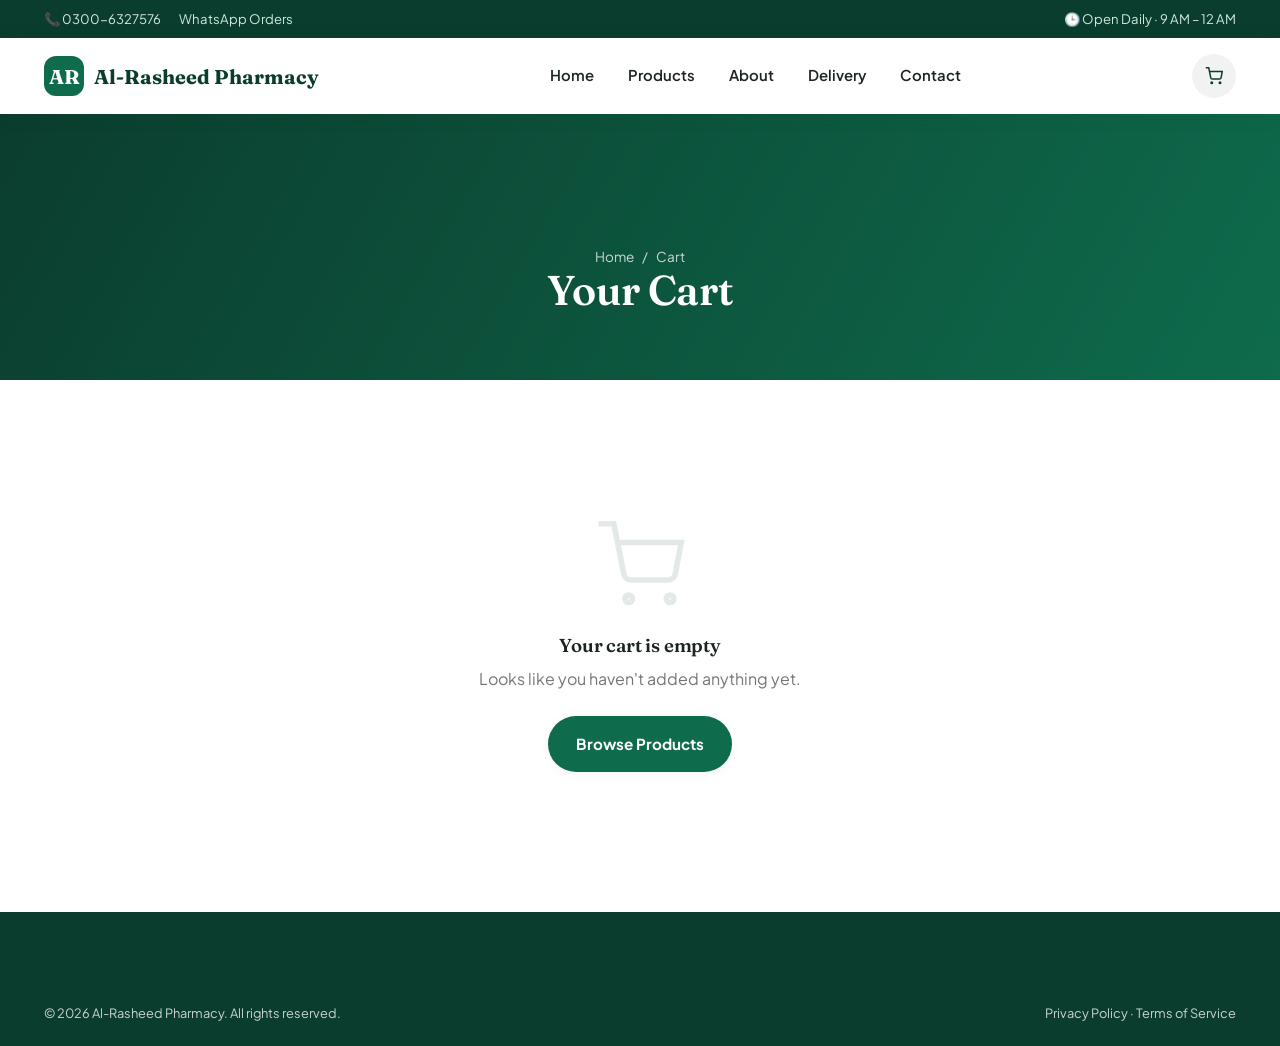
<file: cart.html>
<!DOCTYPE html>
<html lang="en">
<head>
<meta charset="UTF-8">
<meta name="viewport" content="width=device-width, initial-scale=1.0">
<title>Your Cart — Al-Rasheed Pharmacy</title>
<meta name="description" content="Review your cart and checkout via WhatsApp at Al-Rasheed Pharmacy, Mian Channu.">
<link rel="preconnect" href="https://fonts.googleapis.com">
<link rel="preconnect" href="https://fonts.gstatic.com" crossorigin>
<link href="https://fonts.googleapis.com/css2?family=Fraunces:opsz,wght@9..144,500;9..144,600;9..144,700&family=Plus+Jakarta+Sans:wght@400;500;600;700;800&display=swap" rel="stylesheet">
<link rel="stylesheet" href="css/style.css">
<style>
  .checkout-section{display:none;}
  .checkout-section.is-active{display:block;}
  .success-box{text-align:center;padding:60px 20px;}
  .success-box .check{
    width:90px;height:90px;border-radius:50%;background:var(--green-700);color:#fff;display:flex;align-items:center;
    justify-content:center;margin:0 auto 24px;font-size:2.4rem;animation:pop .5s ease;
  }
  @keyframes pop{0%{transform:scale(.4);opacity:0;}70%{transform:scale(1.08);}100%{transform:scale(1);opacity:1;}}
  .mini-confetti{position:fixed;inset:0;pointer-events:none;z-index:5;overflow:hidden;}
  .confetti-piece{position:absolute;top:-20px;width:8px;height:14px;opacity:0;animation:fall 2.6s ease-in forwards;}
  @keyframes fall{0%{opacity:1;transform:translateY(0) rotate(0);}100%{opacity:0;transform:translateY(100vh) rotate(360deg);}}
  .step-indicator{display:flex;gap:10px;justify-content:center;margin-bottom:36px;}
  .step-dot{width:10px;height:10px;border-radius:50%;background:var(--line);}
  .step-dot.is-active{background:var(--green-700);width:26px;border-radius:6px;}
</style>
</head>
<body>
<a href="#main" class="skip-link">Skip to main content</a>
<div class="offline-banner" role="alert">You're offline — some features may not work until you reconnect.</div>
<div class="topbar"><div class="container">
  <div class="topbar-links"><a href="tel:+923126285603">📞 0300-6327576</a><a href="https://wa.me/923126285603" target="_blank" rel="noopener">WhatsApp Orders</a></div>
  <div class="topbar-links"><span>🕒 Open Daily · 9 AM – 12 AM</span></div>
</div></div>
<header class="navbar is-solid">
  <div class="container">
    <a href="index.html" class="brand"><span class="logo-mark">AR</span> Al-Rasheed Pharmacy</a>
    <nav class="nav-links" aria-label="Primary">
      <a href="index.html">Home</a><a href="products.html">Products</a><a href="about.html">About</a><a href="delivery.html">Delivery</a><a href="contact.html">Contact</a>
    </nav>
    <div class="nav-actions">
      <a href="cart.html" class="icon-btn" aria-label="View cart" aria-current="page">
        <svg width="18" height="18" viewBox="0 0 24 24" fill="none" stroke="currentColor" stroke-width="2"><circle cx="9" cy="21" r="1"/><circle cx="20" cy="21" r="1"/><path d="M1 1h4l2.7 13.4a2 2 0 0 0 2 1.6h9.7a2 2 0 0 0 2-1.6L23 6H6"/></svg>
        <span class="cart-count" style="display:none">0</span>
      </a>
      <button class="hamburger" aria-label="Open menu" aria-expanded="false"><span></span><span></span><span></span></button>
    </div>
  </div>
</header>
<div class="mobile-menu" aria-label="Mobile navigation">
  <a href="index.html">Home</a><a href="products.html">Products</a><a href="about.html">About</a><a href="delivery.html">Delivery</a><a href="contact.html">Contact</a>
</div>

<main id="main">
  <div class="page-header">
    <div class="container">
      <div class="breadcrumb"><a href="index.html">Home</a> / <span>Cart</span></div>
      <h1>Your Cart</h1>
    </div>
  </div>

  <section class="section-tight">
    <div class="container">

      <!-- STEP 1 — CART -->
      <div class="checkout-section is-active" id="step-cart">
        <div id="cartRoot"></div>
      </div>

      <!-- STEP 2 — CHECKOUT FORM -->
      <div class="checkout-section" id="step-checkout">
        <div class="step-indicator"><span class="step-dot"></span><span class="step-dot is-active"></span><span class="step-dot"></span></div>
        <div class="cart-layout">
          <div>
            <h3 style="margin-bottom:20px;">Delivery Details</h3>
            <form id="checkoutForm" novalidate>
              <div class="form-grid">
                <div class="field"><label for="custName">Full Name *</label><input id="custName" name="custName" required placeholder="e.g. Ahmad Raza"><span class="err">Please enter your name.</span></div>
                <div class="field"><label for="custPhone">Phone Number *</label><input id="custPhone" name="custPhone" required placeholder="03XX-XXXXXXX" pattern="^[0-9\-+ ]{7,15}$"><span class="err">Enter a valid phone number.</span></div>
                <div class="field full"><label for="custAddress">Delivery Address *</label><input id="custAddress" name="custAddress" required placeholder="House / Street / Area"><span class="err">Please enter your address.</span></div>
                <div class="field"><label for="custLandmark">Nearby Landmark</label><input id="custLandmark" name="custLandmark" placeholder="e.g. Near Phatak Bazar"></div>
                <div class="field"><label for="custCity">City *</label><input id="custCity" name="custCity" required value="Mian Channu"><span class="err">Please enter your city.</span></div>
                <div class="field"><label for="custTime">Preferred Delivery Time</label>
                  <select id="custTime" name="custTime">
                    <option>As soon as possible</option>
                    <option>Morning (9 AM – 12 PM)</option>
                    <option>Afternoon (12 PM – 5 PM)</option>
                    <option>Evening (5 PM – 9 PM)</option>
                    <option>Late Night (9 PM – 12 AM)</option>
                  </select>
                </div>
                <div class="field"><label for="custPayment">Payment Method *</label>
                  <select id="custPayment" name="custPayment" required>
                    <option value="Cash on Delivery">Cash on Delivery</option>
                    <option value="Store Pickup">Store Pickup</option>
                  </select>
                </div>
                <div class="field full"><label for="custNotes">Special Instructions</label><textarea id="custNotes" name="custNotes" rows="3" placeholder="Any notes for our delivery rider or pharmacist..."></textarea></div>
              </div>
              <div style="display:flex;gap:12px;margin-top:24px;">
                <button type="button" class="btn btn-outline" id="backToCartBtn">Back to Cart</button>
                <button type="submit" class="btn btn-primary">Review Order</button>
              </div>
            </form>
          </div>
          <div class="summary-card" id="summarySticky2"></div>
        </div>
      </div>

      <!-- STEP 3 — ORDER SUCCESS -->
      <div class="checkout-section" id="step-success">
        <div class="success-box">
          <div class="check">✓</div>
          <h2 style="margin-bottom:10px;">Order Ready to Send!</h2>
          <p style="color:var(--charcoal-60);max-width:480px;margin:0 auto 28px;">We've prepared your order summary. Tap below to open WhatsApp and send it to us — we'll confirm right away.</p>
          <a class="btn btn-whatsapp" id="finalWhatsappBtn" target="_blank" rel="noopener">
            <svg width="18" height="18" viewBox="0 0 24 24" fill="currentColor"><path d="M12.04 2C6.58 2 2.13 6.45 2.13 11.91c0 1.85.5 3.58 1.43 5.06L2 22l5.21-1.52a9.84 9.84 0 0 0 4.83 1.24h.01c5.46 0 9.91-4.45 9.91-9.91C21.96 6.45 17.5 2 12.04 2z"/></svg>
            Send Order on WhatsApp
          </a>
          <div style="margin-top:18px;"><button class="btn btn-outline btn-sm" id="printInvoiceBtn">🖨 Print Invoice</button></div>
        </div>
      </div>

    </div>
  </section>
</main>

<footer class="footer"><div class="container">
  <div class="footer-bottom"><span>© 2026 Al-Rasheed Pharmacy. All rights reserved.</span><span><a href="privacy.html">Privacy Policy</a> · <a href="terms.html">Terms of Service</a></span></div>
</div></footer>
<button class="back-to-top" aria-label="Back to top">↑</button>

<script src="js/data.js"></script>
<script src="js/main.js"></script>
<script src="js/products.js"></script>
<script>
  const cartRoot = document.getElementById("cartRoot");
  let lastOrderText = "";

  function money(n){ return "Rs " + n.toLocaleString(); }

  function renderCart(){
    const items = Cart.detailedItems();
    if(!items.length){
      cartRoot.innerHTML = `
        <div class="empty-cart">
          <svg width="90" height="90" viewBox="0 0 24 24" fill="none" stroke="var(--line)" stroke-width="1.5" style="margin:0 auto 20px;"><circle cx="9" cy="21" r="1"/><circle cx="20" cy="21" r="1"/><path d="M1 1h4l2.7 13.4a2 2 0 0 0 2 1.6h9.7a2 2 0 0 0 2-1.6L23 6H6"/></svg>
          <h3>Your cart is empty</h3>
          <p style="color:var(--charcoal-60);margin:10px 0 24px;">Looks like you haven't added anything yet.</p>
          <a href="products.html" class="btn btn-primary">Browse Products</a>
        </div>`;
      return;
    }
    const subtotal = Cart.subtotal();
    const delivery = subtotal >= STORE.freeDeliveryThreshold ? 0 : STORE.deliveryFee;
    const total = subtotal + delivery;
    cartRoot.innerHTML = `
      <div class="cart-layout">
        <div>
          ${items.map(i => `
            <div class="cart-item" data-id="${i.id}">
              <img src="${i.img}" alt="${i.name}">
              <div>
                <h4>${i.name}</h4>
                <span class="meta">${money(i.price)} each</span>
                <div><button class="remove-btn" data-remove="${i.id}">Remove</button></div>
              </div>
              <div class="qty-stepper" data-stepper="${i.id}">
                <button type="button" data-step="-1" aria-label="Decrease quantity">−</button>
                <input type="text" value="${i.qty}" readonly aria-label="Quantity">
                <button type="button" data-step="1" aria-label="Increase quantity">+</button>
              </div>
              <strong>${money(i.lineTotal)}</strong>
            </div>`).join("")}
          <button class="btn btn-outline btn-sm" id="clearCartBtn">Clear Cart</button>
        </div>
        <div class="summary-card">
          <h3 style="margin-bottom:16px;">Order Summary</h3>
          <div class="summary-row"><span>Subtotal</span><span>${money(subtotal)}</span></div>
          <div class="summary-row"><span>Delivery Fee</span><span>${delivery === 0 ? "FREE" : money(delivery)}</span></div>
          ${delivery > 0 ? `<p style="font-size:.78rem;color:var(--charcoal-60);">Add ${money(STORE.freeDeliveryThreshold - subtotal)} more for free delivery.</p>` : ""}
          <div class="summary-row total"><span>Total</span><span>${money(total)}</span></div>
          <button class="btn btn-primary btn-block" id="goCheckoutBtn" style="margin-top:18px;">Proceed to Checkout</button>
        </div>
      </div>`;
  }
  renderCart();
  window.addEventListener("cart:changed", renderCart);

  cartRoot.addEventListener("click", (e) => {
    const step = e.target.closest("[data-step]");
    if(step){
      const wrap = step.closest("[data-stepper]");
      const id = wrap.dataset.stepper;
      const input = wrap.querySelector("input");
      let v = parseInt(input.value,10) + parseInt(step.dataset.step,10);
      if(v<1) v=1;
      Cart.setQty(id, v);
      return;
    }
    const rm = e.target.closest("[data-remove]");
    if(rm){ Cart.remove(rm.dataset.remove); return; }
    if(e.target.id === "clearCartBtn"){ Cart.clear(); return; }
    if(e.target.id === "goCheckoutBtn"){ goToStep("checkout"); }
  });

  function goToStep(name){
    document.querySelectorAll(".checkout-section").forEach(s => s.classList.remove("is-active"));
    document.getElementById("step-" + name).classList.add("is-active");
    window.scrollTo({top:0,behavior:"smooth"});
    if(name === "checkout") renderSummarySticky();
  }
  document.getElementById("backToCartBtn").addEventListener("click", () => goToStep("cart"));

  function renderSummarySticky(){
    const subtotal = Cart.subtotal();
    const delivery = subtotal >= STORE.freeDeliveryThreshold ? 0 : STORE.deliveryFee;
    document.getElementById("summarySticky2").innerHTML = `
      <h3 style="margin-bottom:16px;">Order Summary</h3>
      <div class="summary-row"><span>Items</span><span>${Cart.count()}</span></div>
      <div class="summary-row"><span>Subtotal</span><span>${money(subtotal)}</span></div>
      <div class="summary-row"><span>Delivery</span><span>${delivery===0?"FREE":money(delivery)}</span></div>
      <div class="summary-row total"><span>Total</span><span>${money(subtotal+delivery)}</span></div>`;
  }

  /* ---------------- Checkout form validation + WhatsApp generation ---------------- */
  const form = document.getElementById("checkoutForm");
  form.addEventListener("submit", (e) => {
    e.preventDefault();
    let valid = true;
    form.querySelectorAll("[required]").forEach(input => {
      const field = input.closest(".field");
      const ok = input.checkValidity();
      field.classList.toggle("has-error", !ok);
      if(!ok) valid = false;
    });
    if(!valid){ showToast("Please fill in all required fields"); return; }

    const items = Cart.detailedItems();
    if(!items.length){ showToast("Your cart is empty"); goToStep("cart"); return; }

    const subtotal = Cart.subtotal();
    const delivery = subtotal >= STORE.freeDeliveryThreshold ? 0 : STORE.deliveryFee;
    const total = subtotal + delivery;
    const data = Object.fromEntries(new FormData(form));

    let msg = `*New Order — Al-Rasheed Pharmacy*%0A%0A`;
    msg += `*Customer:* ${data.custName}%0A*Phone:* ${data.custPhone}%0A*Address:* ${data.custAddress}`;
    if(data.custLandmark) msg += ` (near ${data.custLandmark})`;
    msg += `%0A*City:* ${data.custCity}%0A*Preferred Time:* ${data.custTime}%0A*Payment:* ${data.custPayment}%0A%0A`;
    msg += `*Order Items:*%0A`;
    items.forEach(i => { msg += `• ${i.name} x${i.qty} — Rs ${i.lineTotal.toLocaleString()}%0A`; });
    msg += `%0A*Subtotal:* Rs ${subtotal.toLocaleString()}%0A*Delivery:* ${delivery===0?"FREE":"Rs "+delivery.toLocaleString()}%0A*Grand Total:* Rs ${total.toLocaleString()}%0A`;
    if(data.custNotes) msg += `%0A*Special Instructions:* ${data.custNotes}`;
    msg += `%0A%0AEstimated Delivery: 30–60 minutes after confirmation.`;

    document.getElementById("finalWhatsappBtn").href = `https://wa.me/${STORE.whatsapp}?text=${msg}`;
    console.log("HI: ", msg)
    lastOrderText = safelyDecodeURI(msg).replace(/\*/g,"").replace(/%0A/g,"\n");
    goToStep("success");
    fireConfetti();
    Cart.clear();
  });

  function safelyDecodeURI(str) {
  try {
    // Replace any '%' that is NOT followed by two hex characters (0-9, a-f)
    const cleanedStr = str.replace(/%(?![0-9a-fA-F]{2})/g, "%25");
    return decodeURIComponent(cleanedStr);
  } catch (e) {
    console.error("Decoding failed:", e.message);
    return str; 
  }
}

  document.getElementById("printInvoiceBtn").addEventListener("click", () => {
    const w = window.open("", "_blank");
    w.document.write(`<pre style="font-family:monospace;font-size:14px;padding:20px;">${lastOrderText}</pre>`);
    w.print();
  });

  function fireConfetti(){
    const wrap = document.createElement("div");
    wrap.className = "mini-confetti";
    const colors = ["#16A06B","#5FD9A4","#3FA9F5","#E2A33B"];
    for(let i=0;i<40;i++){
      const p = document.createElement("div");
      p.className = "confetti-piece";
      p.style.left = Math.random()*100 + "%";
      p.style.background = colors[i % colors.length];
      p.style.animationDelay = (Math.random()*0.5) + "s";
      wrap.appendChild(p);
    }
    document.body.appendChild(wrap);
    setTimeout(() => wrap.remove(), 3200);
  }
</script>
</body>
</html>
</file>
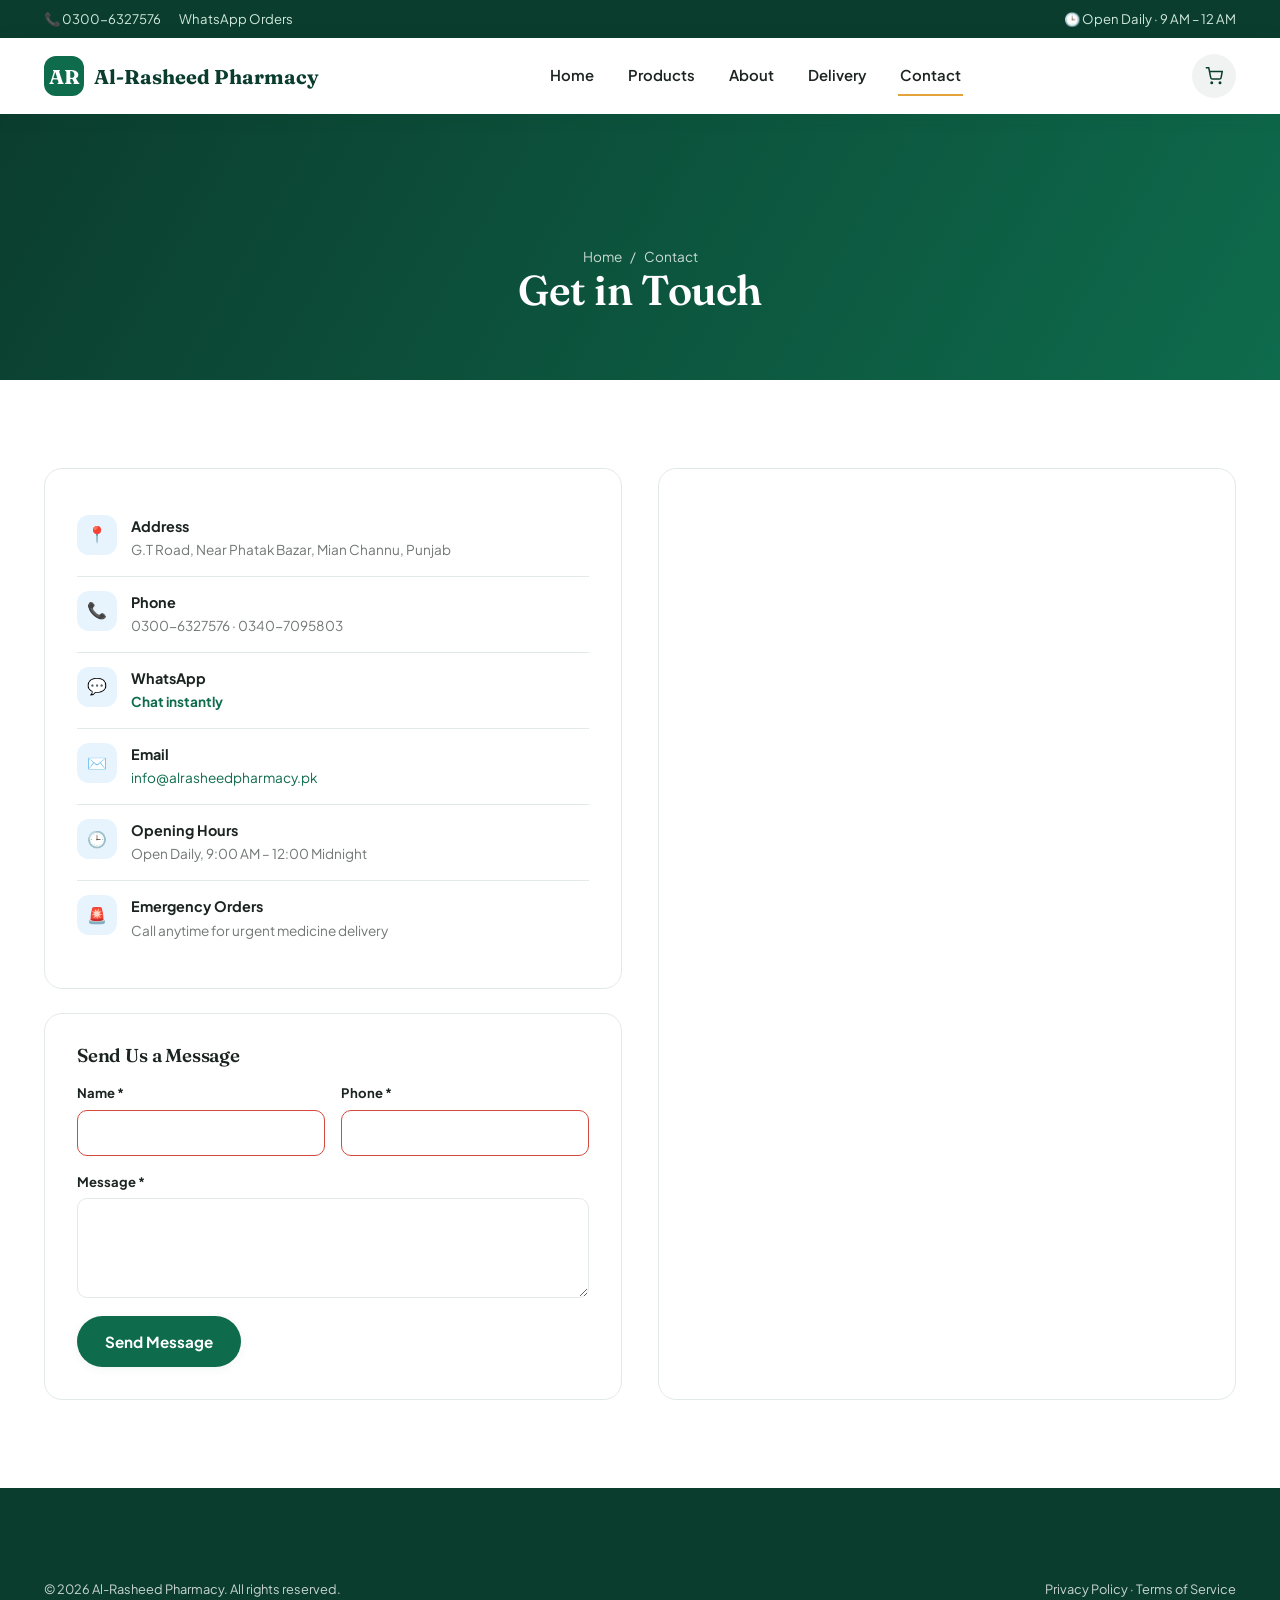
<file: contact.html>
<!DOCTYPE html>
<html lang="en">
<head>
<meta charset="UTF-8">
<meta name="viewport" content="width=device-width, initial-scale=1.0">
<title>Contact Us — Al-Rasheed Pharmacy</title>
<meta name="description" content="Contact Al-Rasheed Pharmacy in Mian Channu — call, WhatsApp, or visit us at G.T Road near Phatak Bazar.">
<link rel="preconnect" href="https://fonts.googleapis.com">
<link rel="preconnect" href="https://fonts.gstatic.com" crossorigin>
<link href="https://fonts.googleapis.com/css2?family=Fraunces:opsz,wght@9..144,500;9..144,600;9..144,700&family=Plus+Jakarta+Sans:wght@400;500;600;700;800&display=swap" rel="stylesheet">
<link rel="stylesheet" href="css/style.css">
</head>
<body>
<a href="#main" class="skip-link">Skip to main content</a>
<div class="offline-banner" role="alert">You're offline — some features may not work until you reconnect.</div>
<div class="topbar"><div class="container">
  <div class="topbar-links"><a href="tel:+923006327576">📞 0300-6327576</a><a href="https://wa.me/923006327576" target="_blank" rel="noopener">WhatsApp Orders</a></div>
  <div class="topbar-links"><span>🕒 Open Daily · 9 AM – 12 AM</span></div>
</div></div>
<header class="navbar is-solid">
  <div class="container">
    <a href="index.html" class="brand"><span class="logo-mark">AR</span> Al-Rasheed Pharmacy</a>
    <nav class="nav-links" aria-label="Primary">
      <a href="index.html">Home</a><a href="products.html">Products</a><a href="about.html">About</a><a href="delivery.html">Delivery</a><a href="contact.html" aria-current="page">Contact</a>
    </nav>
    <div class="nav-actions">
      <a href="cart.html" class="icon-btn" aria-label="View cart"><svg width="18" height="18" viewBox="0 0 24 24" fill="none" stroke="currentColor" stroke-width="2"><circle cx="9" cy="21" r="1"/><circle cx="20" cy="21" r="1"/><path d="M1 1h4l2.7 13.4a2 2 0 0 0 2 1.6h9.7a2 2 0 0 0 2-1.6L23 6H6"/></svg><span class="cart-count" style="display:none">0</span></a>
      <button class="hamburger" aria-label="Open menu" aria-expanded="false"><span></span><span></span><span></span></button>
    </div>
  </div>
</header>
<div class="mobile-menu" aria-label="Mobile navigation">
  <a href="index.html">Home</a><a href="products.html">Products</a><a href="about.html">About</a><a href="delivery.html">Delivery</a><a href="contact.html">Contact</a>
</div>

<main id="main">
  <div class="page-header">
    <div class="container">
      <div class="breadcrumb"><a href="index.html">Home</a> / <span>Contact</span></div>
      <h1>Get in Touch</h1>
    </div>
  </div>

  <section class="section">
    <div class="container contact-grid reveal">
      <div>
        <div class="contact-card" style="margin-bottom:24px;">
          <div class="contact-row"><div class="ic">📍</div><div><strong>Address</strong><span>G.T Road, Near Phatak Bazar, Mian Channu, Punjab</span></div></div>
          <div class="contact-row"><div class="ic">📞</div><div><strong>Phone</strong><span>0300-6327576 · 0340-7095803</span></div></div>
          <div class="contact-row"><div class="ic">💬</div><div><strong>WhatsApp</strong><span><a href="https://wa.me/923006327576" target="_blank" rel="noopener" style="color:var(--green-700);font-weight:700;">Chat instantly</a></span></div></div>
          <div class="contact-row"><div class="ic">✉️</div><div><strong>Email</strong><span><a href="mailto:info@alrasheedpharmacy.pk" style="color:var(--green-700);">info@alrasheedpharmacy.pk</a></span></div></div>
          <div class="contact-row"><div class="ic">🕒</div><div><strong>Opening Hours</strong><span>Open Daily, 9:00 AM – 12:00 Midnight</span></div></div>
          <div class="contact-row"><div class="ic">🚨</div><div><strong>Emergency Orders</strong><span>Call anytime for urgent medicine delivery</span></div></div>
        </div>
        <form id="contactForm" class="contact-card">
          <h3 style="margin-bottom:16px;">Send Us a Message</h3>
          <div class="form-grid">
            <div class="field"><label for="cName">Name *</label><input id="cName" required></div>
            <div class="field"><label for="cPhone">Phone *</label><input id="cPhone" required></div>
            <div class="field full"><label for="cMsg">Message *</label><textarea id="cMsg" rows="4" required></textarea></div>
          </div>
          <button class="btn btn-primary" style="margin-top:18px;" type="submit">Send Message</button>
        </form>
      </div>
      <div class="map-frame">
        <iframe src="https://www.google.com/maps?q=Phatak+Bazar+Mian+Channu&output=embed" loading="lazy" title="Al-Rasheed Pharmacy location map" referrerpolicy="no-referrer-when-downgrade"></iframe>
      </div>
    </div>
  </section>
</main>

<footer class="footer"><div class="container">
  <div class="footer-bottom"><span>© 2026 Al-Rasheed Pharmacy. All rights reserved.</span><span><a href="privacy.html">Privacy Policy</a> · <a href="terms.html">Terms of Service</a></span></div>
</div></footer>
<button class="back-to-top" aria-label="Back to top">↑</button>
<script src="js/data.js"></script>
<script src="js/main.js"></script>
<script>
  document.getElementById("contactForm").addEventListener("submit", (e) => {
    e.preventDefault();
    showToast("Message sent! We'll get back to you shortly.");
    e.target.reset();
  });
</script>
</body>
</html>
</file>
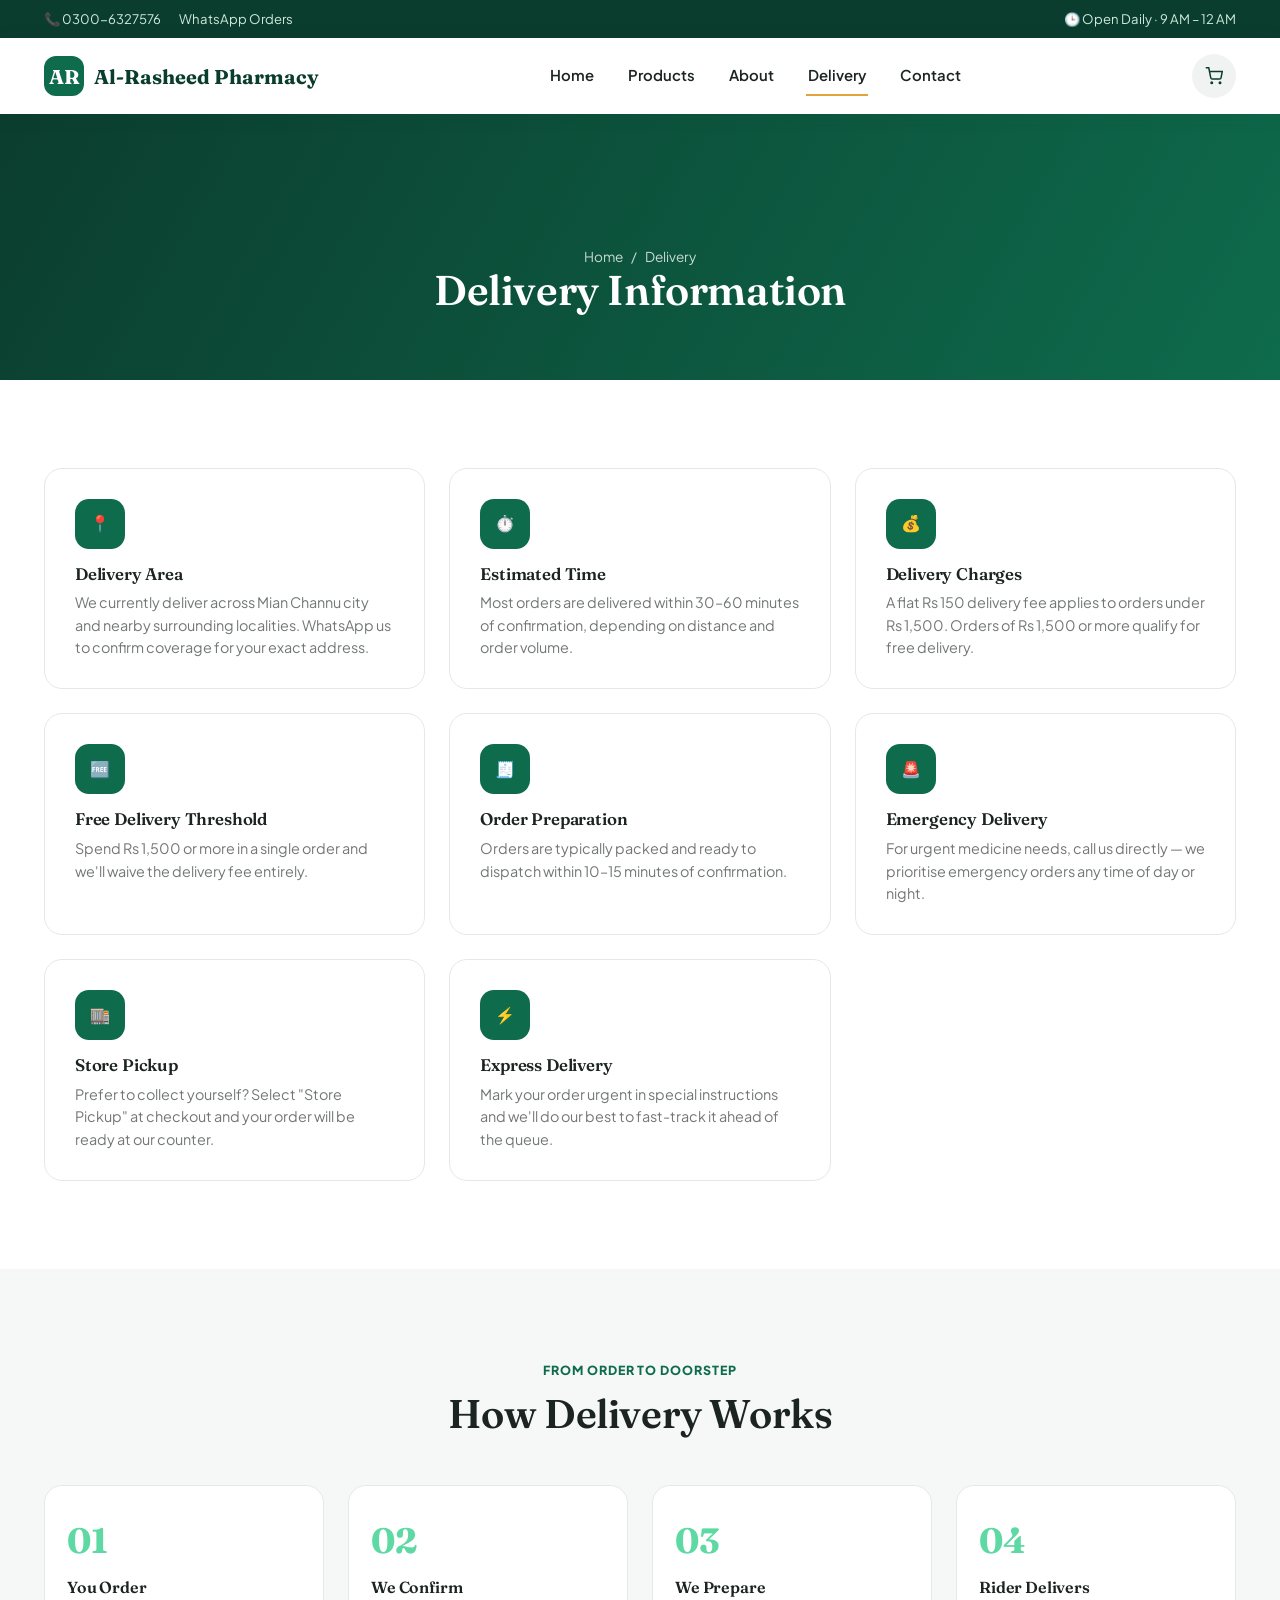
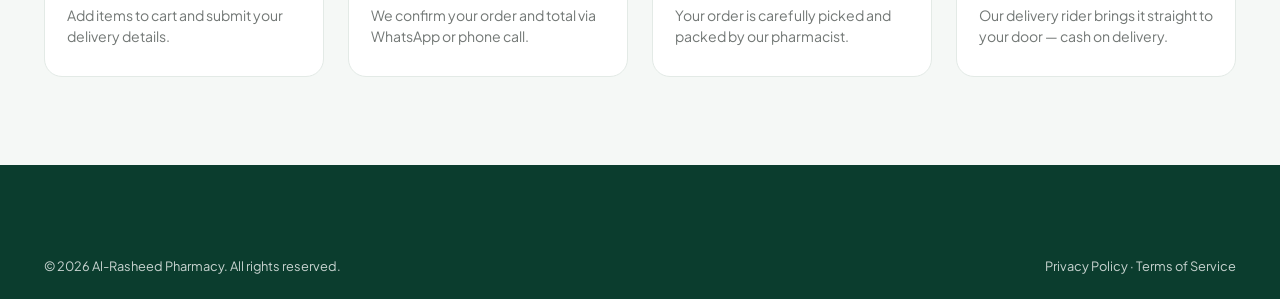
<file: delivery.html>
<!DOCTYPE html>
<html lang="en">
<head>
<meta charset="UTF-8">
<meta name="viewport" content="width=device-width, initial-scale=1.0">
<title>Delivery Information — Al-Rasheed Pharmacy</title>
<meta name="description" content="Delivery areas, charges, free delivery threshold and order preparation times at Al-Rasheed Pharmacy, Mian Channu.">
<link rel="preconnect" href="https://fonts.googleapis.com">
<link rel="preconnect" href="https://fonts.gstatic.com" crossorigin>
<link href="https://fonts.googleapis.com/css2?family=Fraunces:opsz,wght@9..144,500;9..144,600;9..144,700&family=Plus+Jakarta+Sans:wght@400;500;600;700;800&display=swap" rel="stylesheet">
<link rel="stylesheet" href="css/style.css">
</head>
<body>
<a href="#main" class="skip-link">Skip to main content</a>
<div class="offline-banner" role="alert">You're offline — some features may not work until you reconnect.</div>
<div class="topbar"><div class="container">
  <div class="topbar-links"><a href="tel:+923006327576">📞 0300-6327576</a><a href="https://wa.me/923006327576" target="_blank" rel="noopener">WhatsApp Orders</a></div>
  <div class="topbar-links"><span>🕒 Open Daily · 9 AM – 12 AM</span></div>
</div></div>
<header class="navbar is-solid">
  <div class="container">
    <a href="index.html" class="brand"><span class="logo-mark">AR</span> Al-Rasheed Pharmacy</a>
    <nav class="nav-links" aria-label="Primary">
      <a href="index.html">Home</a><a href="products.html">Products</a><a href="about.html">About</a><a href="delivery.html" aria-current="page">Delivery</a><a href="contact.html">Contact</a>
    </nav>
    <div class="nav-actions">
      <a href="cart.html" class="icon-btn" aria-label="View cart"><svg width="18" height="18" viewBox="0 0 24 24" fill="none" stroke="currentColor" stroke-width="2"><circle cx="9" cy="21" r="1"/><circle cx="20" cy="21" r="1"/><path d="M1 1h4l2.7 13.4a2 2 0 0 0 2 1.6h9.7a2 2 0 0 0 2-1.6L23 6H6"/></svg><span class="cart-count" style="display:none">0</span></a>
      <button class="hamburger" aria-label="Open menu" aria-expanded="false"><span></span><span></span><span></span></button>
    </div>
  </div>
</header>
<div class="mobile-menu" aria-label="Mobile navigation">
  <a href="index.html">Home</a><a href="products.html">Products</a><a href="about.html">About</a><a href="delivery.html">Delivery</a><a href="contact.html">Contact</a>
</div>

<main id="main">
  <div class="page-header">
    <div class="container">
      <div class="breadcrumb"><a href="index.html">Home</a> / <span>Delivery</span></div>
      <h1>Delivery Information</h1>
    </div>
  </div>

  <section class="section">
    <div class="container">
      <div class="feature-grid reveal">
        <div class="feature-card"><div class="feature-icon">📍</div><h4>Delivery Area</h4><p>We currently deliver across Mian Channu city and nearby surrounding localities. WhatsApp us to confirm coverage for your exact address.</p></div>
        <div class="feature-card"><div class="feature-icon">⏱️</div><h4>Estimated Time</h4><p>Most orders are delivered within 30–60 minutes of confirmation, depending on distance and order volume.</p></div>
        <div class="feature-card"><div class="feature-icon">💰</div><h4>Delivery Charges</h4><p>A flat Rs 150 delivery fee applies to orders under Rs 1,500. Orders of Rs 1,500 or more qualify for free delivery.</p></div>
        <div class="feature-card"><div class="feature-icon">🆓</div><h4>Free Delivery Threshold</h4><p>Spend Rs 1,500 or more in a single order and we'll waive the delivery fee entirely.</p></div>
        <div class="feature-card"><div class="feature-icon">🧾</div><h4>Order Preparation</h4><p>Orders are typically packed and ready to dispatch within 10–15 minutes of confirmation.</p></div>
        <div class="feature-card"><div class="feature-icon">🚨</div><h4>Emergency Delivery</h4><p>For urgent medicine needs, call us directly — we prioritise emergency orders any time of day or night.</p></div>
        <div class="feature-card"><div class="feature-icon">🏬</div><h4>Store Pickup</h4><p>Prefer to collect yourself? Select "Store Pickup" at checkout and your order will be ready at our counter.</p></div>
        <div class="feature-card"><div class="feature-icon">⚡</div><h4>Express Delivery</h4><p>Mark your order urgent in special instructions and we'll do our best to fast-track it ahead of the queue.</p></div>
      </div>
    </div>
  </section>

  <section class="section section-alt">
    <div class="container">
      <div class="section-head center reveal">
        <span class="section-eyebrow">From Order to Doorstep</span>
        <h2>How Delivery Works</h2>
      </div>
      <div class="steps reveal">
        <div class="step"><span class="step-num">01</span><h4>You Order</h4><p>Add items to cart and submit your delivery details.</p></div>
        <div class="step"><span class="step-num">02</span><h4>We Confirm</h4><p>We confirm your order and total via WhatsApp or phone call.</p></div>
        <div class="step"><span class="step-num">03</span><h4>We Prepare</h4><p>Your order is carefully picked and packed by our pharmacist.</p></div>
        <div class="step"><span class="step-num">04</span><h4>Rider Delivers</h4><p>Our delivery rider brings it straight to your door — cash on delivery.</p></div>
      </div>
    </div>
  </section>
</main>

<footer class="footer"><div class="container">
  <div class="footer-bottom"><span>© 2026 Al-Rasheed Pharmacy. All rights reserved.</span><span><a href="privacy.html">Privacy Policy</a> · <a href="terms.html">Terms of Service</a></span></div>
</div></footer>
<button class="back-to-top" aria-label="Back to top">↑</button>
<script src="js/data.js"></script>
<script src="js/main.js"></script>
</body>
</html>
</file>
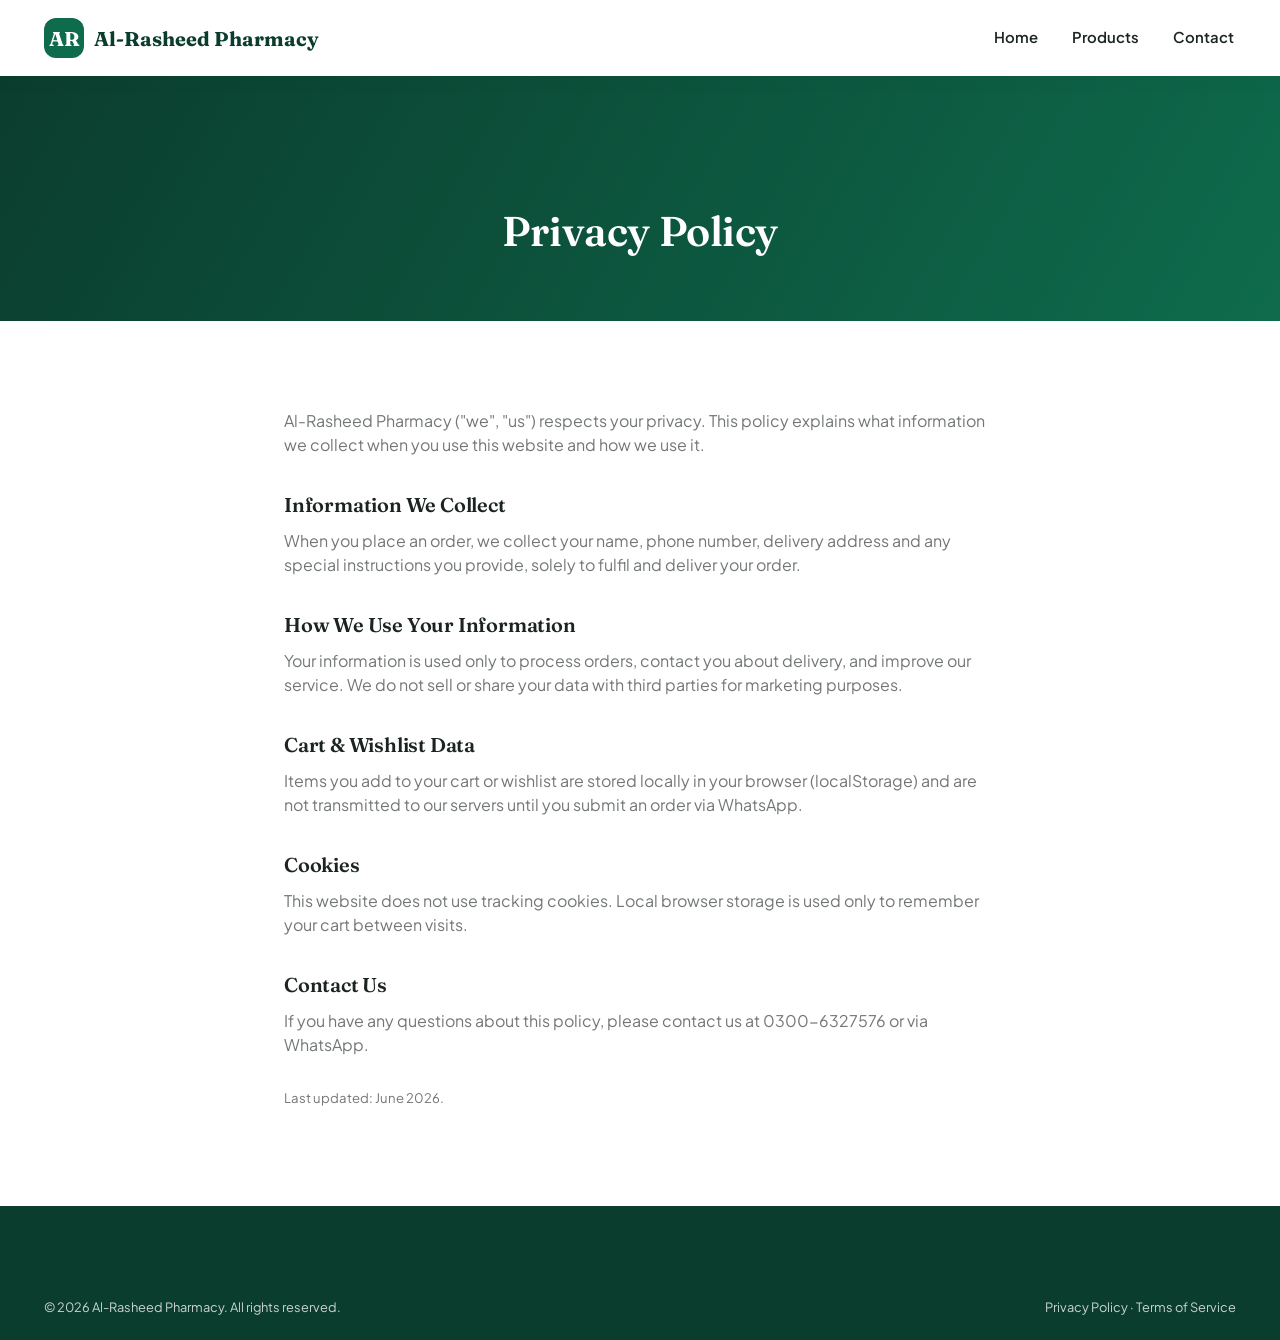
<file: privacy.html>
<!DOCTYPE html>
<html lang="en">
<head>
<meta charset="UTF-8">
<meta name="viewport" content="width=device-width, initial-scale=1.0">
<title>Privacy Policy — Al-Rasheed Pharmacy</title>
<link rel="preconnect" href="https://fonts.googleapis.com">
<link rel="preconnect" href="https://fonts.gstatic.com" crossorigin>
<link href="https://fonts.googleapis.com/css2?family=Fraunces:opsz,wght@9..144,500;9..144,600;9..144,700&family=Plus+Jakarta+Sans:wght@400;500;600;700;800&display=swap" rel="stylesheet">
<link rel="stylesheet" href="css/style.css">
</head>
<body>
<header class="navbar is-solid">
  <div class="container">
    <a href="index.html" class="brand"><span class="logo-mark">AR</span> Al-Rasheed Pharmacy</a>
    <nav class="nav-links" aria-label="Primary"><a href="index.html">Home</a><a href="products.html">Products</a><a href="contact.html">Contact</a></nav>
  </div>
</header>
<main>
  <div class="page-header"><div class="container"><h1>Privacy Policy</h1></div></div>
  <section class="section">
    <div class="container legal-content">
      <p>Al-Rasheed Pharmacy ("we", "us") respects your privacy. This policy explains what information we collect when you use this website and how we use it.</p>
      <h2>Information We Collect</h2>
      <p>When you place an order, we collect your name, phone number, delivery address and any special instructions you provide, solely to fulfil and deliver your order.</p>
      <h2>How We Use Your Information</h2>
      <p>Your information is used only to process orders, contact you about delivery, and improve our service. We do not sell or share your data with third parties for marketing purposes.</p>
      <h2>Cart & Wishlist Data</h2>
      <p>Items you add to your cart or wishlist are stored locally in your browser (localStorage) and are not transmitted to our servers until you submit an order via WhatsApp.</p>
      <h2>Cookies</h2>
      <p>This website does not use tracking cookies. Local browser storage is used only to remember your cart between visits.</p>
      <h2>Contact Us</h2>
      <p>If you have any questions about this policy, please contact us at 0300-6327576 or via WhatsApp.</p>
      <p style="margin-top:30px;font-size:.82rem;">Last updated: June 2026.</p>
    </div>
  </section>
</main>
<footer class="footer"><div class="container"><div class="footer-bottom"><span>© 2026 Al-Rasheed Pharmacy. All rights reserved.</span><span><a href="privacy.html">Privacy Policy</a> · <a href="terms.html">Terms of Service</a></span></div></div></footer>
</body>
</html>
</file>
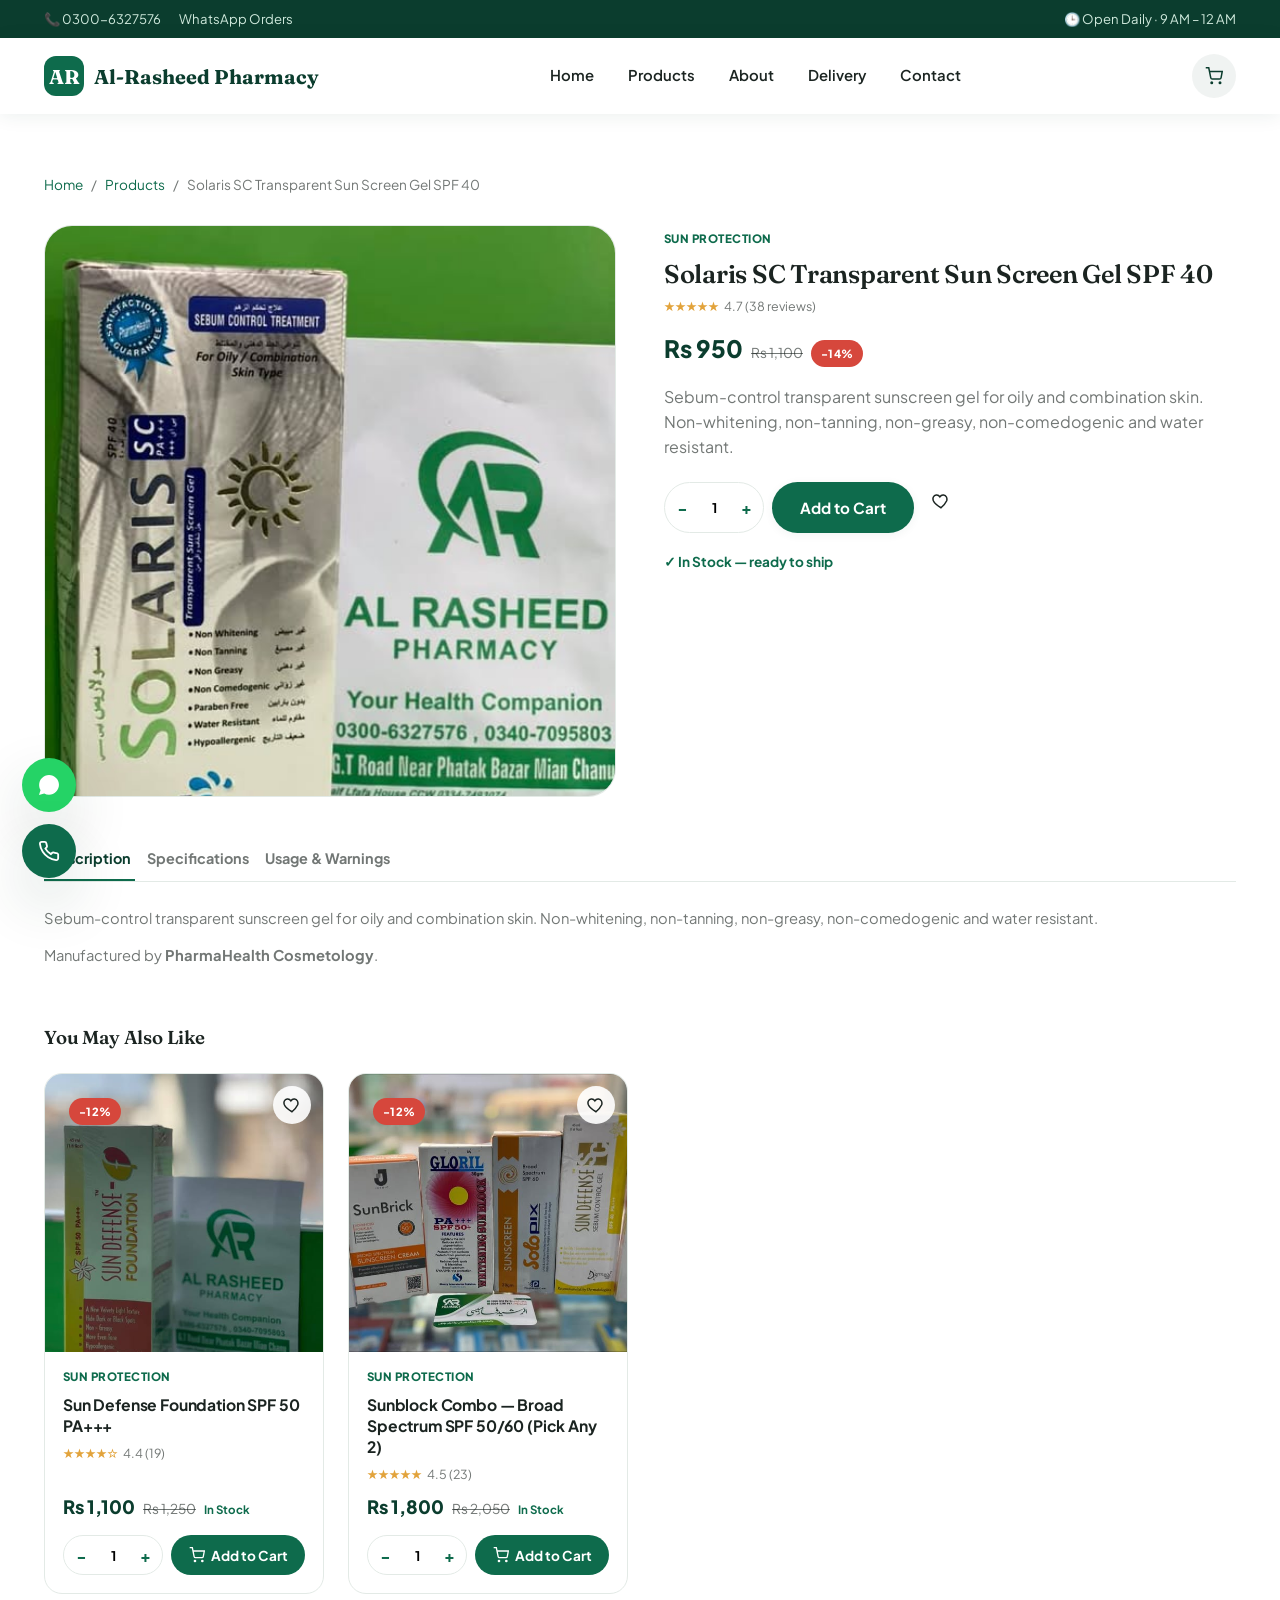
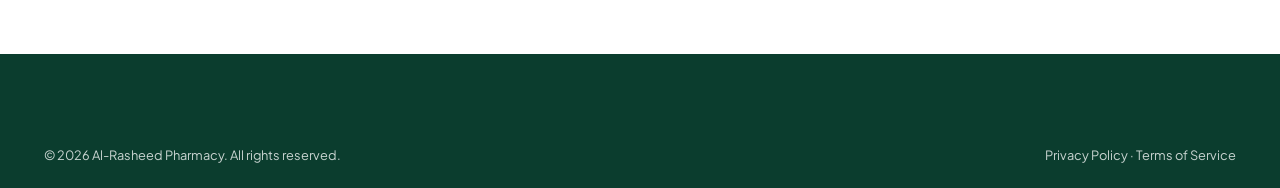
<file: product.html>
<!DOCTYPE html>
<html lang="en">
<head>
<meta charset="UTF-8">
<meta name="viewport" content="width=device-width, initial-scale=1.0">
<title id="pageTitle">Product — Al-Rasheed Pharmacy</title>
<meta name="description" content="View product details, pricing and usage instructions at Al-Rasheed Pharmacy, Mian Channu.">
<link rel="preconnect" href="https://fonts.googleapis.com">
<link rel="preconnect" href="https://fonts.gstatic.com" crossorigin>
<link href="https://fonts.googleapis.com/css2?family=Fraunces:opsz,wght@9..144,500;9..144,600;9..144,700&family=Plus+Jakarta+Sans:wght@400;500;600;700;800&display=swap" rel="stylesheet">
<link rel="stylesheet" href="css/style.css">
<style>
  .pd-layout{display:grid;grid-template-columns:1fr 1fr;gap:48px;align-items:flex-start;}
  .pd-media{border-radius:var(--radius-lg);overflow:hidden;border:1px solid var(--line);aspect-ratio:1/1;background:var(--mist);}
  .pd-media img{width:100%;height:100%;object-fit:cover;}
  .pd-tabs{display:flex;gap:8px;border-bottom:1px solid var(--line);margin:40px 0 24px;}
  .pd-tab{padding:12px 4px;font-weight:700;font-size:.9rem;color:var(--charcoal-60);border-bottom:2px solid transparent;background:none;border-top:none;border-left:none;border-right:none;}
  .pd-tab.is-active{color:var(--green-900);border-bottom-color:var(--green-700);}
  .pd-panel{display:none;color:var(--charcoal-60);font-size:.92rem;line-height:1.7;}
  .pd-panel.is-active{display:block;}
  .spec-table{width:100%;border-collapse:collapse;}
  .spec-table td{padding:10px 0;border-bottom:1px solid var(--line);font-size:.88rem;}
  .spec-table td:first-child{font-weight:700;color:var(--charcoal);width:160px;}
  @media (max-width:860px){.pd-layout{grid-template-columns:1fr;}}
</style>
</head>
<body>
<a href="#main" class="skip-link">Skip to main content</a>
<div class="offline-banner" role="alert">You're offline — some features may not work until you reconnect.</div>
<div class="topbar"><div class="container">
  <div class="topbar-links"><a href="tel:+923006327576">📞 0300-6327576</a><a href="https://wa.me/923006327576" target="_blank" rel="noopener">WhatsApp Orders</a></div>
  <div class="topbar-links"><span>🕒 Open Daily · 9 AM – 12 AM</span></div>
</div></div>
<header class="navbar is-solid">
  <div class="container">
    <a href="index.html" class="brand"><span class="logo-mark">AR</span> Al-Rasheed Pharmacy</a>
    <nav class="nav-links" aria-label="Primary">
      <a href="index.html">Home</a><a href="products.html">Products</a><a href="about.html">About</a><a href="delivery.html">Delivery</a><a href="contact.html">Contact</a>
    </nav>
    <div class="nav-actions">
      <a href="cart.html" class="icon-btn" aria-label="View cart">
        <svg width="18" height="18" viewBox="0 0 24 24" fill="none" stroke="currentColor" stroke-width="2"><circle cx="9" cy="21" r="1"/><circle cx="20" cy="21" r="1"/><path d="M1 1h4l2.7 13.4a2 2 0 0 0 2 1.6h9.7a2 2 0 0 0 2-1.6L23 6H6"/></svg>
        <span class="cart-count" style="display:none">0</span>
      </a>
      <button class="hamburger" aria-label="Open menu" aria-expanded="false"><span></span><span></span><span></span></button>
    </div>
  </div>
</header>
<div class="mobile-menu" aria-label="Mobile navigation">
  <a href="index.html">Home</a><a href="products.html">Products</a><a href="about.html">About</a><a href="delivery.html">Delivery</a><a href="contact.html">Contact</a>
  <a href="cart.html" class="btn btn-primary btn-block">View Cart</a>
</div>

<main id="main">
  <section class="section-tight">
    <div class="container">
      <div class="breadcrumb" style="justify-content:flex-start;color:var(--charcoal-60);margin-bottom:30px;">
        <a href="index.html" style="color:var(--green-700);">Home</a> / <a href="products.html" style="color:var(--green-700);">Products</a> / <span id="crumbName">Product</span>
      </div>
      <div class="pd-layout" id="pdRoot">
        <div class="skeleton" style="height:480px;"></div>
        <div>
          <div class="skeleton" style="height:30px;width:60%;margin-bottom:14px;"></div>
          <div class="skeleton" style="height:20px;width:40%;margin-bottom:24px;"></div>
          <div class="skeleton" style="height:120px;width:100%;"></div>
        </div>
      </div>

      <div class="pd-tabs" id="pdTabs">
        <button class="pd-tab is-active" data-tab="desc">Description</button>
        <button class="pd-tab" data-tab="specs">Specifications</button>
        <button class="pd-tab" data-tab="warn">Usage & Warnings</button>
      </div>
      <div class="pd-panel is-active" id="panel-desc"></div>
      <div class="pd-panel" id="panel-specs"></div>
      <div class="pd-panel" id="panel-warn"></div>

      <h3 style="margin-top:60px;margin-bottom:24px;">You May Also Like</h3>
      <div class="product-grid" data-product-grid id="relatedGrid"></div>
    </div>
  </section>
</main>

<footer class="footer"><div class="container">
  <div class="footer-bottom"><span>© 2026 Al-Rasheed Pharmacy. All rights reserved.</span><span><a href="privacy.html">Privacy Policy</a> · <a href="terms.html">Terms of Service</a></span></div>
</div></footer>
<button class="back-to-top" aria-label="Back to top">↑</button>
<div class="fab-stack">
  <a class="fab fab-wa" href="https://wa.me/923006327576" target="_blank" rel="noopener" aria-label="Chat on WhatsApp"><svg width="24" height="24" viewBox="0 0 24 24" fill="currentColor"><path d="M12.04 2C6.58 2 2.13 6.45 2.13 11.91c0 1.85.5 3.58 1.43 5.06L2 22l5.21-1.52a9.84 9.84 0 0 0 4.83 1.24h.01c5.46 0 9.91-4.45 9.91-9.91C21.96 6.45 17.5 2 12.04 2z"/></svg></a>
  <a class="fab fab-call" href="tel:+923006327576" aria-label="Call pharmacy"><svg width="22" height="22" viewBox="0 0 24 24" fill="none" stroke="currentColor" stroke-width="2"><path d="M22 16.92v3a2 2 0 0 1-2.18 2 19.79 19.79 0 0 1-8.63-3.07 19.5 19.5 0 0 1-6-6 19.79 19.79 0 0 1-3.07-8.67A2 2 0 0 1 4.11 2h3a2 2 0 0 1 2 1.72c.12.81.32 1.6.6 2.36a2 2 0 0 1-.45 2.11L8.09 9.36a16 16 0 0 0 6 6l1.18-1.18a2 2 0 0 1 2.11-.45c.76.28 1.55.48 2.36.6A2 2 0 0 1 22 16.92z"/></svg></a>
</div>

<script src="js/data.js"></script>
<script src="js/main.js"></script>
<script src="js/products.js"></script>
<script>
  const id = new URLSearchParams(location.search).get("id");
  const product = PRODUCTS.find(p => p.id === id) || PRODUCTS[0];
  document.title = product.name + " — Al-Rasheed Pharmacy";
  document.getElementById("crumbName").textContent = product.name;

  const disc = product.oldPrice ? Math.round(100 - (product.price/product.oldPrice)*100) : null;
  document.getElementById("pdRoot").innerHTML = `
    <div class="pd-media"><img src="${product.img}" alt="${product.name}" width="600" height="600"></div>
    <div>
      <span class="product-cat">${labelForCategory(product.category)}</span>
      <h1 style="font-size:1.6rem;margin:10px 0 8px;">${product.name}</h1>
      <div class="product-rating" style="margin-bottom:14px;"><span class="stars">${"★".repeat(Math.round(product.rating))}${"☆".repeat(5-Math.round(product.rating))}</span><span>${product.rating.toFixed(1)} (${product.reviews} reviews)</span></div>
      <div class="product-price-row" style="margin-bottom:18px;">
        <span class="price-now" style="font-size:1.5rem;">Rs ${product.price.toLocaleString()}</span>
        ${product.oldPrice ? `<span class="price-old">Rs ${product.oldPrice.toLocaleString()}</span><span class="badge discount" style="position:static;">-${disc}%</span>` : ""}
      </div>
      <p style="color:var(--charcoal-60);margin-bottom:22px;">${product.desc}</p>
      <div class="product-actions" style="margin-bottom:18px;">
        <div class="qty-stepper" data-stepper="${product.id}">
          <button type="button" data-step="-1" aria-label="Decrease quantity">−</button>
          <input type="text" value="1" readonly aria-label="Quantity">
          <button type="button" data-step="1" aria-label="Increase quantity">+</button>
        </div>
        <button class="btn btn-primary" id="pdAddBtn">Add to Cart</button>
        <button class="wishlist-btn" style="position:static;" data-wishlist="${product.id}" aria-label="Save to wishlist">
          <svg width="18" height="18" viewBox="0 0 24 24" fill="none" stroke="currentColor" stroke-width="2"><path d="M12 21s-8-4.6-10.2-9.4C.4 8 2 4.5 5.6 4c2-.3 3.8.7 4.9 2.4C11.6 4.7 13.4 3.7 15.4 4c3.6.5 5.2 4 4.2 7.6C17.4 16.4 12 21 12 21z"/></svg>
        </button>
      </div>
      <p class="stock-tag ${product.stock}" style="font-size:.85rem;">${product.stock==="in"?"✓ In Stock — ready to ship":product.stock==="low"?"⚠ Only a few left":"Out of Stock"}</p>
      ${product.placeholder ? `<p style="font-size:.78rem;color:var(--charcoal-60);margin-top:8px;">* Placeholder photo shown — actual packaging may vary.</p>` : ""}
    </div>`;

  document.getElementById("panel-desc").innerHTML = `<p>${product.desc}</p><p style="margin-top:12px;">Manufactured by <strong>${product.manufacturer}</strong>.</p>`;
  document.getElementById("panel-specs").innerHTML = `
    <table class="spec-table">
      <tr><td>Brand</td><td>${product.brand}</td></tr>
      <tr><td>Manufacturer</td><td>${product.manufacturer}</td></tr>
      <tr><td>Category</td><td>${labelForCategory(product.category)}</td></tr>
      <tr><td>Package Size</td><td>${product.pack || "—"}</td></tr>
      ${product.dosage ? `<tr><td>Dosage</td><td>${product.dosage}</td></tr>` : ""}
    </table>`;
  document.getElementById("panel-warn").innerHTML = `<p><strong>Usage:</strong> ${product.usage || "Follow instructions on packaging."}</p><p style="margin-top:10px;"><strong>Warnings:</strong> ${product.warnings || "Consult your pharmacist if unsure."}</p>`;

  document.querySelectorAll(".pd-tab").forEach(tab => tab.addEventListener("click", () => {
    document.querySelectorAll(".pd-tab").forEach(t => t.classList.remove("is-active"));
    document.querySelectorAll(".pd-panel").forEach(p => p.classList.remove("is-active"));
    tab.classList.add("is-active");
    document.getElementById("panel-" + tab.dataset.tab).classList.add("is-active");
  }));

  document.getElementById("pdRoot").addEventListener("click", (e) => {
    const step = e.target.closest("[data-step]");
    if(step){
      const input = step.closest("[data-stepper]").querySelector("input");
      let v = parseInt(input.value,10) + parseInt(step.dataset.step,10);
      if(v<1) v=1; if(v>20) v=20;
      input.value = v;
    }
  });
  document.getElementById("pdAddBtn").addEventListener("click", () => {
    const qty = parseInt(document.querySelector("[data-stepper] input").value, 10) || 1;
    Cart.add(product.id, qty);
  });

  const related = PRODUCTS.filter(p => p.category === product.category && p.id !== product.id).slice(0,4);
  renderProductGrid(document.getElementById("relatedGrid"), related.length ? related : PRODUCTS.filter(p=>p.id!==product.id).slice(0,4));
</script>
</body>
</html>
</file>
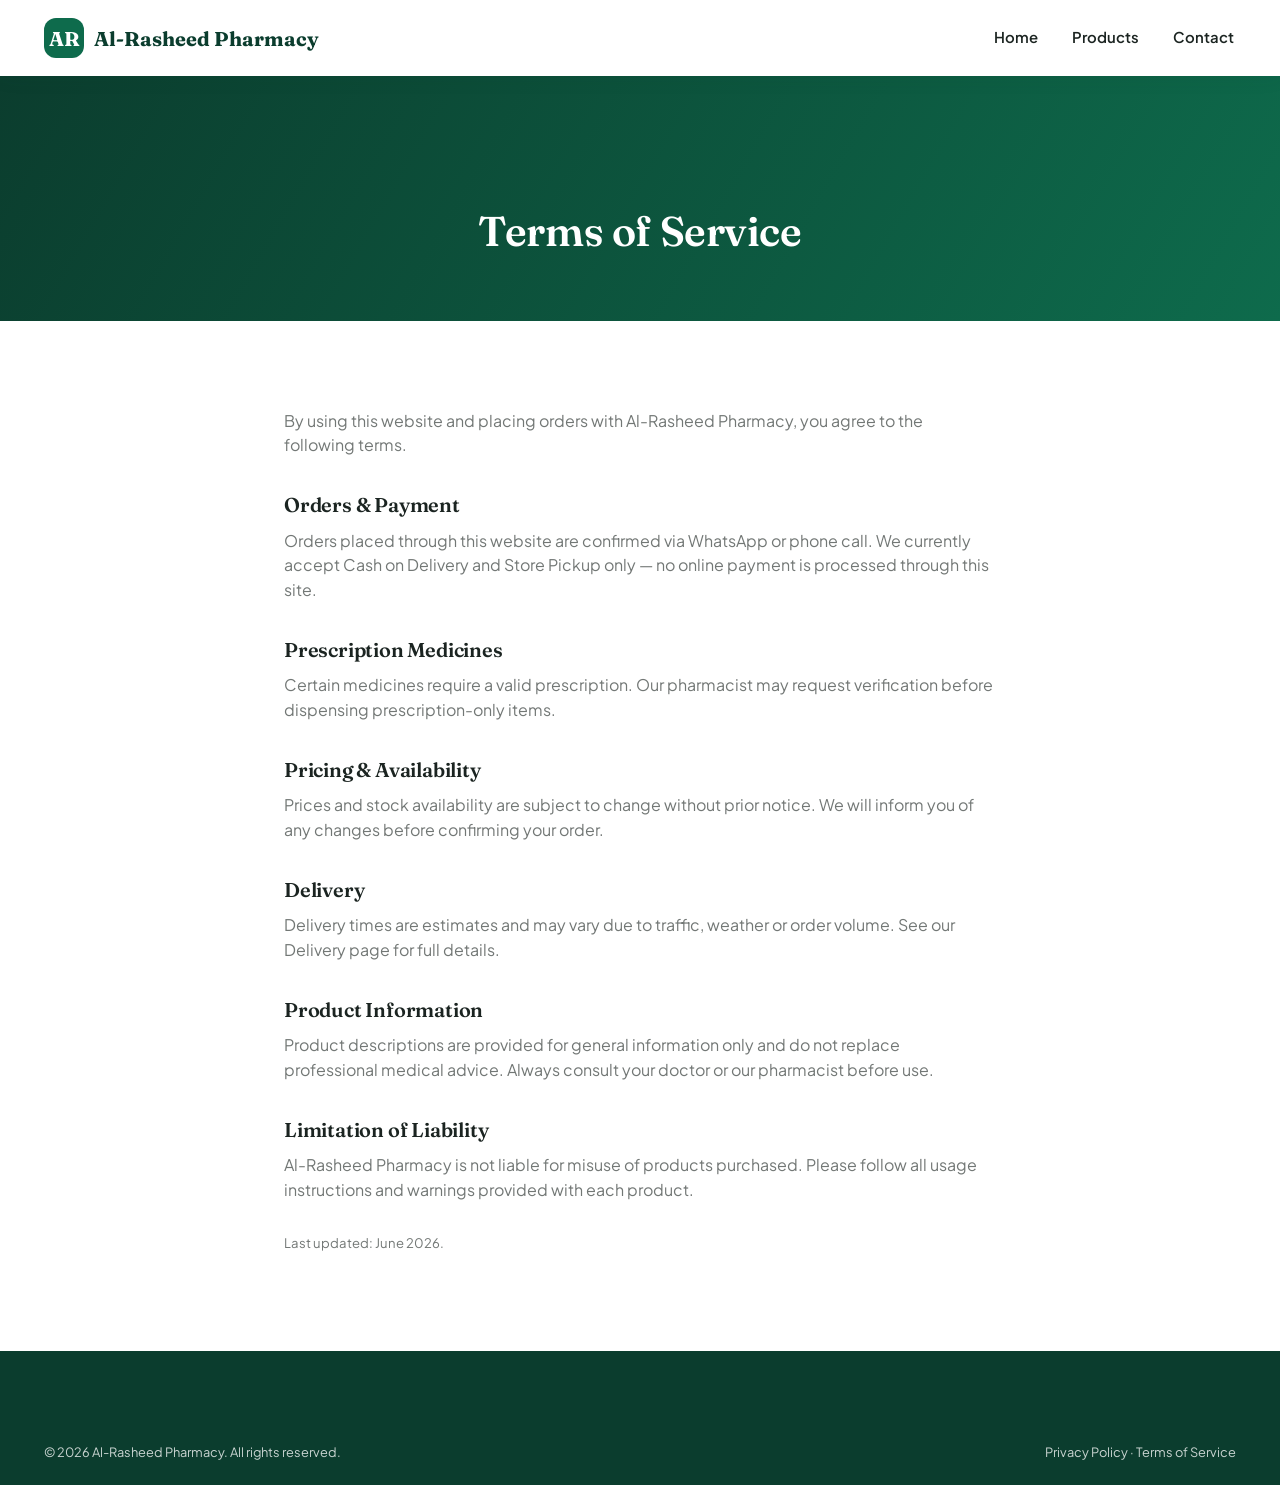
<file: terms.html>
<!DOCTYPE html>
<html lang="en">
<head>
<meta charset="UTF-8">
<meta name="viewport" content="width=device-width, initial-scale=1.0">
<title>Terms of Service — Al-Rasheed Pharmacy</title>
<link rel="preconnect" href="https://fonts.googleapis.com">
<link rel="preconnect" href="https://fonts.gstatic.com" crossorigin>
<link href="https://fonts.googleapis.com/css2?family=Fraunces:opsz,wght@9..144,500;9..144,600;9..144,700&family=Plus+Jakarta+Sans:wght@400;500;600;700;800&display=swap" rel="stylesheet">
<link rel="stylesheet" href="css/style.css">
</head>
<body>
<header class="navbar is-solid">
  <div class="container">
    <a href="index.html" class="brand"><span class="logo-mark">AR</span> Al-Rasheed Pharmacy</a>
    <nav class="nav-links" aria-label="Primary"><a href="index.html">Home</a><a href="products.html">Products</a><a href="contact.html">Contact</a></nav>
  </div>
</header>
<main>
  <div class="page-header"><div class="container"><h1>Terms of Service</h1></div></div>
  <section class="section">
    <div class="container legal-content">
      <p>By using this website and placing orders with Al-Rasheed Pharmacy, you agree to the following terms.</p>
      <h2>Orders & Payment</h2>
      <p>Orders placed through this website are confirmed via WhatsApp or phone call. We currently accept Cash on Delivery and Store Pickup only — no online payment is processed through this site.</p>
      <h2>Prescription Medicines</h2>
      <p>Certain medicines require a valid prescription. Our pharmacist may request verification before dispensing prescription-only items.</p>
      <h2>Pricing & Availability</h2>
      <p>Prices and stock availability are subject to change without prior notice. We will inform you of any changes before confirming your order.</p>
      <h2>Delivery</h2>
      <p>Delivery times are estimates and may vary due to traffic, weather or order volume. See our Delivery page for full details.</p>
      <h2>Product Information</h2>
      <p>Product descriptions are provided for general information only and do not replace professional medical advice. Always consult your doctor or our pharmacist before use.</p>
      <h2>Limitation of Liability</h2>
      <p>Al-Rasheed Pharmacy is not liable for misuse of products purchased. Please follow all usage instructions and warnings provided with each product.</p>
      <p style="margin-top:30px;font-size:.82rem;">Last updated: June 2026.</p>
    </div>
  </section>
</main>
<footer class="footer"><div class="container"><div class="footer-bottom"><span>© 2026 Al-Rasheed Pharmacy. All rights reserved.</span><span><a href="privacy.html">Privacy Policy</a> · <a href="terms.html">Terms of Service</a></span></div></div></footer>
</body>
</html>
</file>
<file: css/style.css>
/* ============================================================
   AL-RASHEED PHARMACY — STYLESHEET
   Design tokens → layout → components → page-specific → utilities
   ============================================================ */

/* ---------- Design tokens ---------- */
:root{
  /* Color */
  --green-900:#0B3D2E;
  --green-700:#0E6B4C;
  --green-500:#16A06B;
  --emerald-300:#5FD9A4;
  --sky-500:#3FA9F5;
  --sky-100:#E7F4FE;
  --white:#FFFFFF;
  --mist:#F5F8F6;
  --line:#E3EAE6;
  --charcoal:#1B2421;
  --charcoal-60:rgba(27,36,33,.62);
  --gold:#E2A33B;
  --red:#D6473C;

  /* Type */
  --font-display:'Fraunces', serif;
  --font-body:'Plus Jakarta Sans', sans-serif;

  /* Layout */
  --maxw:1240px;
  --radius-sm:10px;
  --radius-md:18px;
  --radius-lg:28px;
  --shadow-sm:0 2px 10px rgba(11,61,46,.06);
  --shadow-md:0 12px 32px rgba(11,61,46,.10);
  --shadow-lg:0 24px 60px rgba(11,61,46,.16);
  --nav-h:76px;
}

*{box-sizing:border-box;}
html{scroll-behavior:smooth;}
@media (prefers-reduced-motion: reduce){
  html{scroll-behavior:auto;}
  *,*::before,*::after{animation-duration:.001ms !important;animation-iteration-count:1 !important;transition-duration:.001ms !important;}
}
body{
  margin:0;
  font-family:var(--font-body);
  color:var(--charcoal);
  background:var(--white);
  -webkit-font-smoothing:antialiased;
  line-height:1.55;
}
img{max-width:100%;display:block;}
a{color:inherit;text-decoration:none;}
ul{margin:0;padding:0;}
button{font-family:inherit;cursor:pointer;}
input,select,textarea{font-family:inherit;}
.container{max-width:var(--maxw);margin:0 auto;padding:0 24px;}
h1,h2,h3,h4{font-family:var(--font-display);margin:0;line-height:1.12;font-weight:600;letter-spacing:-.01em;}
p{margin:0;}

/* Visible focus state everywhere */
a:focus-visible,button:focus-visible,input:focus-visible,select:focus-visible,textarea:focus-visible{
  outline:3px solid var(--sky-500);outline-offset:2px;border-radius:6px;
}
.skip-link{
  position:absolute;left:-999px;top:0;background:var(--green-900);color:#fff;padding:10px 18px;z-index:200;border-radius:0 0 8px 0;
}
.skip-link:focus{left:0;}

/* ---------- Buttons ---------- */
.btn{
  display:inline-flex;align-items:center;justify-content:center;gap:8px;
  padding:14px 26px;border-radius:999px;font-weight:700;font-size:.95rem;
  border:2px solid transparent;transition:transform .25s ease, box-shadow .25s ease, background .25s ease;
  min-height:44px;white-space:nowrap;
}
.btn:active{transform:scale(.97);}
.btn-primary{background:var(--green-700);color:#fff;box-shadow:var(--shadow-sm);}
.btn-primary:hover{background:var(--green-900);box-shadow:var(--shadow-md);transform:translateY(-2px);}
.btn-accent{background:var(--gold);color:var(--green-900);}
.btn-accent:hover{transform:translateY(-2px);box-shadow:var(--shadow-md);}
.btn-outline{background:transparent;border-color:var(--green-700);color:var(--green-700);}
.btn-outline:hover{background:var(--green-700);color:#fff;}
.btn-ghost{background:rgba(255,255,255,.15);color:#fff;border-color:rgba(255,255,255,.5);backdrop-filter:blur(6px);}
.btn-ghost:hover{background:rgba(255,255,255,.28);}
.btn-sm{padding:9px 16px;font-size:.82rem;}
.btn-block{width:100%;}
.btn-whatsapp{background:#25D366;color:#fff;}
.btn-whatsapp:hover{background:#1ebd58;transform:translateY(-2px);}
.btn[disabled]{opacity:.5;cursor:not-allowed;transform:none !important;}

/* ---------- Top utility bar ---------- */
.topbar{
  background:var(--green-900);color:#cfe9dc;font-size:.82rem;
}
.topbar .container{display:flex;align-items:center;justify-content:space-between;height:38px;}
.topbar a{display:inline-flex;align-items:center;gap:6px;color:#cfe9dc;}
.topbar a:hover{color:#fff;}
.topbar-links{display:flex;gap:18px;}
@media (max-width:720px){ .topbar .container{font-size:.74rem;} .topbar-links{gap:10px;} }

/* ---------- Navbar ---------- */
.navbar{
  position:sticky;top:0;z-index:100;height:var(--nav-h);
  display:flex;align-items:center;
  background:transparent;
  transition:background .35s ease, box-shadow .35s ease, backdrop-filter .35s ease;
}
/* On pages with a transparent hero navbar (homepage), the navbar must
   visually sit ON TOP of the hero image rather than above it in its own
   white strip. We pull the hero up by the navbar's height so the hero
   background shows through the transparent navbar; the hero-content's
   own top padding pushes the headline back down so nothing is hidden
   underneath the nav. */
body.has-transparent-nav .hero{margin-top:calc(-1 * var(--nav-h));}
.navbar.is-solid{
  background:rgba(255,255,255,.92);backdrop-filter:blur(14px);
  box-shadow:0 2px 18px rgba(11,61,46,.08);
}
.navbar .container{display:flex;align-items:center;justify-content:space-between;width:100%;}
.brand{display:flex;align-items:center;gap:10px;font-family:var(--font-display);font-weight:700;font-size:1.25rem;color:var(--green-900);}
.brand .logo-mark{
  width:40px;height:40px;border-radius:12px;background:var(--green-700);color:#fff;
  display:flex;align-items:center;justify-content:center;font-family:var(--font-display);font-weight:700;
}
.navbar:not(.is-solid) .brand{color:#fff;}
.navbar:not(.is-solid) .brand .logo-mark{background:rgba(255,255,255,.18);backdrop-filter:blur(4px);}

.nav-links{display:flex;align-items:center;gap:30px;}
.nav-links a{font-weight:600;font-size:.93rem;color:var(--charcoal);position:relative;padding:6px 2px;}
.navbar:not(.is-solid) .nav-links a{color:#fff;}
.nav-links a::after{
  content:'';position:absolute;left:0;bottom:-2px;height:2px;width:0;background:var(--gold);
  transition:width .25s ease;
}
.nav-links a:hover::after,.nav-links a[aria-current="page"]::after{width:100%;}
.nav-actions{display:flex;align-items:center;gap:14px;}
.icon-btn{
  position:relative;display:flex;align-items:center;justify-content:center;
  width:44px;height:44px;border-radius:50%;background:rgba(11,61,46,.06);color:var(--green-900);border:none;
  transition:background .2s ease, transform .2s ease;
}
.navbar:not(.is-solid) .icon-btn{background:rgba(255,255,255,.18);color:#fff;}
.icon-btn:hover{transform:translateY(-2px);background:rgba(11,61,46,.12);}
.cart-count{
  position:absolute;top:-4px;right:-4px;background:var(--gold);color:var(--green-900);
  font-size:.68rem;font-weight:800;min-width:19px;height:19px;border-radius:50%;
  display:flex;align-items:center;justify-content:center;border:2px solid var(--white);
}
.hamburger{display:none;flex-direction:column;gap:5px;width:44px;height:44px;align-items:center;justify-content:center;background:none;border:none;}
.hamburger span{width:22px;height:2px;background:currentColor;border-radius:2px;transition:transform .3s ease, opacity .3s ease;}
.navbar:not(.is-solid) .hamburger{color:#fff;}
.hamburger.is-active span:nth-child(1){transform:translateY(7px) rotate(45deg);}
.hamburger.is-active span:nth-child(2){opacity:0;}
.hamburger.is-active span:nth-child(3){transform:translateY(-7px) rotate(-45deg);}

.mobile-menu{
  position:fixed;inset:0;top:var(--nav-h);background:var(--white);z-index:99;
  transform:translateX(100%);transition:transform .35s ease;padding:30px 24px;overflow-y:auto;
}
.mobile-menu.is-open{transform:translateX(0);}
.mobile-menu a{display:block;padding:16px 0;font-size:1.1rem;font-weight:700;border-bottom:1px solid var(--line);color:var(--charcoal);}
.mobile-menu .btn{margin-top:20px;}

@media (max-width:960px){
  .nav-links{display:none;}
  .hamburger{display:flex;}
}

/* ---------- Hero ---------- */
.hero{
  position:relative;min-height:92vh;display:flex;align-items:center;color:#fff;overflow:hidden;
  background:linear-gradient(180deg,rgba(8,40,30,.78),rgba(8,40,30,.55) 55%,rgba(8,40,30,.85)),
             url('images/sundefense-foundation.jpg') center/cover;
}
.hero::before{
  content:'';position:absolute;inset:0;
  background:radial-gradient(60% 50% at 80% 10%, rgba(63,169,245,.35), transparent 60%);
}
.hero-content{position:relative;z-index:2;max-width:660px;padding-top:calc(var(--nav-h) + 30px);}
.eyebrow{
  display:inline-flex;align-items:center;gap:8px;padding:7px 16px;border-radius:999px;
  background:rgba(255,255,255,.15);backdrop-filter:blur(6px);font-size:.82rem;font-weight:700;
  letter-spacing:.04em;text-transform:uppercase;margin-bottom:22px;border:1px solid rgba(255,255,255,.25);
}
.hero h1{font-size:clamp(2.4rem,5vw,3.6rem);margin-bottom:18px;}
.hero h1 em{font-style:italic;color:var(--emerald-300);}
.hero p.lead{font-size:1.12rem;color:rgba(255,255,255,.88);max-width:520px;margin-bottom:30px;}
.hero-ctas{display:flex;gap:14px;flex-wrap:wrap;margin-bottom:46px;}
.hero-stats{display:flex;gap:36px;flex-wrap:wrap;}
.hero-stat strong{display:block;font-family:var(--font-display);font-size:1.7rem;}
.hero-stat span{font-size:.82rem;color:rgba(255,255,255,.78);}

.float-card{
  position:absolute;background:rgba(255,255,255,.95);color:var(--charcoal);border-radius:var(--radius-md);
  padding:14px 18px;box-shadow:var(--shadow-lg);display:flex;align-items:center;gap:10px;font-size:.85rem;font-weight:700;
  animation:float 6s ease-in-out infinite;
}
.float-card.fc-1{top:18%;right:6%;animation-delay:.2s;}
.float-card.fc-2{bottom:20%;right:14%;animation-delay:1.2s;}
@keyframes float{0%,100%{transform:translateY(0);}50%{transform:translateY(-14px);}}
@media (max-width:760px){.float-card{display:none;}}

/* ---------- Section scaffolding ---------- */
.section{padding:88px 0;}
.section-tight{padding:60px 0;}
.section-alt{background:var(--mist);}
.section-head{max-width:680px;margin-bottom:48px;}
.section-head.center{margin-inline:auto;text-align:center;}
.section-eyebrow{
  display:inline-block;color:var(--green-700);font-weight:800;text-transform:uppercase;
  letter-spacing:.08em;font-size:.78rem;margin-bottom:12px;
}
.section-head h2{font-size:clamp(1.7rem,3.4vw,2.5rem);margin-bottom:14px;}
.section-head p{color:var(--charcoal-60);font-size:1.02rem;}
.section-foot{display:flex;justify-content:center;margin-top:40px;}

/* reveal-on-scroll */
.reveal{opacity:0;transform:translateY(22px);transition:opacity .7s ease, transform .7s ease;}
.reveal.is-visible{opacity:1;transform:none;}

/* ---------- Category grid ---------- */
.cat-grid{display:grid;grid-template-columns:repeat(auto-fit,minmax(150px,1fr));gap:18px;}
.cat-card{
  background:#fff;border:1px solid var(--line);border-radius:var(--radius-md);padding:26px 18px;text-align:center;
  transition:transform .25s ease, box-shadow .25s ease, border-color .25s ease;
}
.cat-card:hover{transform:translateY(-6px);box-shadow:var(--shadow-md);border-color:var(--emerald-300);}
.cat-icon{
  width:56px;height:56px;border-radius:16px;background:var(--sky-100);color:var(--green-700);
  display:flex;align-items:center;justify-content:center;margin:0 auto 14px;
}
.cat-card span{font-weight:700;font-size:.92rem;}

/* ---------- Product cards ---------- */
.product-grid{display:grid;grid-template-columns:repeat(auto-fill,minmax(248px,1fr));gap:24px;}
.product-card{
  position:relative;background:#fff;border:1px solid var(--line);border-radius:var(--radius-md);overflow:hidden;
  display:flex;flex-direction:column;transition:transform .3s ease, box-shadow .3s ease;
}
.product-card:hover{transform:translateY(-6px);box-shadow:var(--shadow-md);}
.product-media{position:relative;aspect-ratio:1/1;background:var(--mist);overflow:hidden;}
.product-media img{width:100%;height:100%;object-fit:cover;transition:transform .5s ease;}
.product-card:hover .product-media img{transform:scale(1.07);}
.badge{
  position:absolute;top:12px;left:12px;background:var(--gold);color:var(--green-900);
  font-size:.7rem;font-weight:800;padding:5px 10px;border-radius:999px;text-transform:uppercase;letter-spacing:.03em;
}
.badge.discount{background:var(--red);color:#fff;}
.badge-stack{position:absolute;top:12px;left:12px;display:flex;flex-direction:column;gap:6px;align-items:flex-start;}
.wishlist-btn{
  position:absolute;top:12px;right:12px;width:38px;height:38px;border-radius:50%;border:none;
  background:rgba(255,255,255,.9);display:flex;align-items:center;justify-content:center;color:var(--charcoal);
  transition:transform .2s ease, color .2s ease;
}
.wishlist-btn:hover{transform:scale(1.1);}
.wishlist-btn.is-active{color:var(--red);}
.quickview-btn{
  position:absolute;left:50%;bottom:12px;transform:translate(-50%,14px);opacity:0;
  background:var(--green-900);color:#fff;font-size:.78rem;font-weight:700;padding:8px 16px;border-radius:999px;
  transition:opacity .25s ease, transform .25s ease;border:none;white-space:nowrap;
}
.product-card:hover .quickview-btn{opacity:1;transform:translate(-50%,0);}
.product-body{padding:16px 18px 18px;display:flex;flex-direction:column;gap:8px;flex:1;}
.product-cat{font-size:.72rem;color:var(--green-700);font-weight:800;text-transform:uppercase;letter-spacing:.04em;}
.product-name{font-size:.98rem;font-weight:700;line-height:1.35;font-family:var(--font-body);}
.product-rating{display:flex;align-items:center;gap:5px;font-size:.78rem;color:var(--charcoal-60);}
.product-rating .stars{color:var(--gold);}
.product-price-row{display:flex;align-items:baseline;gap:8px;margin-top:auto;}
.price-now{font-size:1.15rem;font-weight:800;color:var(--green-900);}
.price-old{font-size:.85rem;text-decoration:line-through;color:var(--charcoal-60);}
.stock-tag{font-size:.72rem;font-weight:700;}
.stock-tag.in{color:var(--green-700);}
.stock-tag.low{color:var(--gold);}
.stock-tag.out{color:var(--red);}
.product-actions{display:flex;gap:8px;margin-top:6px;}
.qty-stepper{display:flex;align-items:center;border:1.5px solid var(--line);border-radius:999px;overflow:hidden;}
.qty-stepper button{width:34px;height:34px;background:none;border:none;font-weight:800;font-size:1rem;color:var(--green-700);}
.qty-stepper button:hover{background:var(--mist);}
.qty-stepper input{width:30px;border:none;text-align:center;font-weight:700;}
.add-cart-btn{
  flex:1;background:var(--green-700);color:#fff;border:none;border-radius:999px;font-weight:700;font-size:.85rem;
  padding:0 14px;display:flex;align-items:center;justify-content:center;gap:6px;min-height:40px;
  transition:background .2s ease, transform .15s ease;
}
.add-cart-btn:hover{background:var(--green-900);}
.add-cart-btn.is-added{background:var(--gold);color:var(--green-900);}
.placeholder-flag{
  position:absolute;bottom:0;left:0;right:0;background:rgba(11,61,46,.85);color:#fff;font-size:.62rem;
  text-align:center;padding:3px 0;font-weight:700;letter-spacing:.03em;text-transform:uppercase;
}

/* ---------- Filter / toolbar ---------- */
.toolbar{
  display:flex;flex-wrap:wrap;gap:14px;align-items:center;justify-content:space-between;
  background:#fff;border:1px solid var(--line);border-radius:var(--radius-md);padding:16px 20px;margin-bottom:28px;
}
.search-box{flex:1;min-width:220px;position:relative;}
.search-box input{
  width:100%;padding:12px 16px 12px 42px;border-radius:999px;border:1.5px solid var(--line);font-size:.92rem;
}
.search-box svg{position:absolute;left:14px;top:50%;transform:translateY(-50%);color:var(--charcoal-60);}
.filter-row{display:flex;gap:10px;flex-wrap:wrap;}
.filter-row select{
  padding:11px 14px;border-radius:999px;border:1.5px solid var(--line);font-size:.85rem;font-weight:600;background:#fff;
}
.chip-row{display:flex;gap:8px;flex-wrap:wrap;margin-bottom:24px;}
.chip{
  padding:9px 16px;border-radius:999px;border:1.5px solid var(--line);font-size:.82rem;font-weight:700;background:#fff;
  color:var(--charcoal);transition:all .2s ease;
}
.chip.is-active{background:var(--green-700);color:#fff;border-color:var(--green-700);}
.chip:hover{border-color:var(--green-700);}
.empty-state{text-align:center;padding:60px 20px;color:var(--charcoal-60);}

/* ---------- Promo banner ---------- */
.promo-banner{
  background:linear-gradient(120deg,var(--green-900),var(--green-700));border-radius:var(--radius-lg);
  color:#fff;padding:48px;display:grid;grid-template-columns:1.2fr .8fr;gap:30px;align-items:center;overflow:hidden;position:relative;
}
.promo-banner::after{content:'';position:absolute;right:-60px;top:-60px;width:260px;height:260px;border-radius:50%;background:rgba(255,255,255,.07);}
.promo-banner h3{font-size:clamp(1.5rem,3vw,2.1rem);margin-bottom:10px;}
.promo-banner p{color:rgba(255,255,255,.85);margin-bottom:22px;max-width:420px;}
.promo-figure{display:flex;align-items:center;justify-content:center;gap:18px;}
.promo-num{text-align:center;}
.promo-num strong{display:block;font-family:var(--font-display);font-size:2.1rem;}
.promo-num span{font-size:.78rem;color:rgba(255,255,255,.75);}
@media (max-width:760px){.promo-banner{grid-template-columns:1fr;padding:32px;}}

/* ---------- How it works ---------- */
.steps{display:grid;grid-template-columns:repeat(4,1fr);gap:24px;}
.step{position:relative;padding:28px 22px;background:#fff;border:1px solid var(--line);border-radius:var(--radius-md);}
.step-num{
  font-family:var(--font-display);font-size:2.2rem;color:var(--emerald-300);font-weight:700;margin-bottom:10px;display:block;
}
.step h4{font-size:1rem;margin-bottom:8px;}
.step p{font-size:.88rem;color:var(--charcoal-60);}
@media (max-width:900px){.steps{grid-template-columns:repeat(2,1fr);}}
@media (max-width:560px){.steps{grid-template-columns:1fr;}}

/* ---------- Why choose us ---------- */
.feature-grid{display:grid;grid-template-columns:repeat(3,1fr);gap:24px;}
.feature-card{background:#fff;border:1px solid var(--line);border-radius:var(--radius-md);padding:30px;text-align:left;}
.feature-icon{width:50px;height:50px;border-radius:14px;background:var(--green-700);color:#fff;display:flex;align-items:center;justify-content:center;margin-bottom:16px;}
.feature-card h4{font-size:1.05rem;margin-bottom:8px;}
.feature-card p{font-size:.9rem;color:var(--charcoal-60);}
@media (max-width:900px){.feature-grid{grid-template-columns:repeat(2,1fr);}}
@media (max-width:560px){.feature-grid{grid-template-columns:1fr;}}

/* ---------- Testimonials ---------- */
.testi-track{display:flex;gap:22px;overflow-x:auto;scroll-snap-type:x mandatory;padding-bottom:10px;}
.testi-track::-webkit-scrollbar{height:6px;}
.testi-track::-webkit-scrollbar-thumb{background:var(--line);border-radius:6px;}
.testi-card{
  scroll-snap-align:start;flex:0 0 320px;background:#fff;border:1px solid var(--line);border-radius:var(--radius-md);
  padding:26px;display:flex;flex-direction:column;gap:14px;
}
.testi-stars{color:var(--gold);font-size:.9rem;}
.testi-card p.quote{font-size:.93rem;color:var(--charcoal);}
.testi-person{display:flex;align-items:center;gap:10px;margin-top:auto;}
.testi-avatar{width:42px;height:42px;border-radius:50%;background:var(--sky-100);color:var(--green-700);display:flex;align-items:center;justify-content:center;font-weight:800;}
.testi-person strong{font-size:.85rem;display:block;}
.testi-person span{font-size:.76rem;color:var(--charcoal-60);}

/* ---------- FAQ ---------- */
.faq-list{display:flex;flex-direction:column;gap:12px;max-width:760px;margin:0 auto;}
.faq-item{border:1px solid var(--line);border-radius:var(--radius-md);background:#fff;overflow:hidden;}
.faq-q{
  width:100%;display:flex;justify-content:space-between;align-items:center;gap:16px;padding:20px 22px;
  background:none;border:none;text-align:left;font-weight:700;font-size:.96rem;
}
.faq-q .plus{transition:transform .3s ease;font-size:1.3rem;color:var(--green-700);}
.faq-item.is-open .faq-q .plus{transform:rotate(45deg);}
.faq-a{max-height:0;overflow:hidden;transition:max-height .35s ease;}
.faq-a-inner{padding:0 22px 20px;color:var(--charcoal-60);font-size:.9rem;}

/* ---------- Contact ---------- */
.contact-grid{display:grid;grid-template-columns:1fr 1fr;gap:36px;}
.contact-card{background:#fff;border:1px solid var(--line);border-radius:var(--radius-md);padding:32px;}
.contact-row{display:flex;gap:14px;align-items:flex-start;padding:14px 0;border-bottom:1px solid var(--line);}
.contact-row:last-child{border-bottom:none;}
.contact-row .ic{width:40px;height:40px;border-radius:12px;background:var(--sky-100);color:var(--green-700);display:flex;align-items:center;justify-content:center;flex-shrink:0;}
.contact-row strong{display:block;font-size:.9rem;}
.contact-row span{font-size:.85rem;color:var(--charcoal-60);}
.map-frame{border-radius:var(--radius-md);overflow:hidden;border:1px solid var(--line);height:100%;min-height:360px;}
.map-frame iframe{width:100%;height:100%;min-height:360px;border:0;}
@media (max-width:860px){.contact-grid{grid-template-columns:1fr;}}

/* form */
.form-grid{display:grid;grid-template-columns:1fr 1fr;gap:16px;}
.form-grid .full{grid-column:1/-1;}
.field{display:flex;flex-direction:column;gap:6px;}
.field label{font-size:.82rem;font-weight:700;}
.field input,.field select,.field textarea{
  padding:13px 14px;border-radius:var(--radius-sm);border:1.5px solid var(--line);font-size:.92rem;background:#fff;
}
.field input:invalid:not(:placeholder-shown){border-color:var(--red);}
.field .err{font-size:.76rem;color:var(--red);display:none;}
.field.has-error .err{display:block;}
.field.has-error input,.field.has-error select,.field.has-error textarea{border-color:var(--red);}
@media (max-width:680px){.form-grid{grid-template-columns:1fr;}}

/* ---------- Footer ---------- */
.footer{background:var(--green-900);color:rgba(255,255,255,.78);padding:70px 0 0;}
.footer-grid{display:grid;grid-template-columns:2fr 1fr 1fr 1.3fr;gap:40px;padding-bottom:50px;border-bottom:1px solid rgba(255,255,255,.12);}
.footer h5{color:#fff;font-size:.9rem;text-transform:uppercase;letter-spacing:.06em;margin-bottom:18px;font-family:var(--font-body);}
.footer-links{display:flex;flex-direction:column;gap:10px;}
.footer-links a{font-size:.88rem;}
.footer-links a:hover{color:#fff;}
.footer-brand p{font-size:.88rem;max-width:280px;margin-top:14px;}
.social-row{display:flex;gap:10px;margin-top:18px;}
.social-row a{width:38px;height:38px;border-radius:50%;background:rgba(255,255,255,.1);display:flex;align-items:center;justify-content:center;}
.social-row a:hover{background:var(--green-500);}
.newsletter-form{display:flex;gap:8px;margin-top:6px;}
.newsletter-form input{flex:1;padding:11px 14px;border-radius:999px;border:none;font-size:.85rem;}
.footer-bottom{display:flex;justify-content:space-between;align-items:center;padding:22px 0;font-size:.8rem;flex-wrap:wrap;gap:10px;}
.back-to-top{
  position:fixed;right:22px;bottom:90px;width:46px;height:46px;border-radius:50%;background:var(--green-900);color:#fff;
  display:flex;align-items:center;justify-content:center;box-shadow:var(--shadow-md);opacity:0;pointer-events:none;
  transition:opacity .3s ease, transform .3s ease;z-index:80;border:none;
}
.back-to-top.is-visible{opacity:1;pointer-events:auto;}
.back-to-top:hover{transform:translateY(-4px);}
@media (max-width:900px){.footer-grid{grid-template-columns:1fr 1fr;}}
@media (max-width:560px){.footer-grid{grid-template-columns:1fr;}}

/* ---------- Floating action buttons ---------- */
.fab-stack{position:fixed;left:22px;bottom:22px;display:flex;flex-direction:column;gap:12px;z-index:80;}
.fab{
  width:54px;height:54px;border-radius:50%;display:flex;align-items:center;justify-content:center;
  box-shadow:var(--shadow-lg);color:#fff;transition:transform .2s ease;
}
.fab:hover{transform:scale(1.08);}
.fab-wa{background:#25D366;}
.fab-call{background:var(--green-700);}

/* ---------- Page header (sub-pages) ---------- */
.page-header{
  background:linear-gradient(120deg,var(--green-900),var(--green-700));color:#fff;
  padding:calc(var(--nav-h) + 56px) 0 56px;text-align:center;
}
.page-header h1{font-size:clamp(1.9rem,4vw,2.6rem);margin-bottom:10px;}
.breadcrumb{display:flex;gap:8px;justify-content:center;font-size:.85rem;color:rgba(255,255,255,.78);}

/* ---------- Cart page ---------- */
.cart-layout{display:grid;grid-template-columns:1.6fr 1fr;gap:30px;align-items:flex-start;}
.cart-item{
  display:grid;grid-template-columns:84px 1fr auto auto;gap:16px;align-items:center;
  background:#fff;border:1px solid var(--line);border-radius:var(--radius-md);padding:16px;margin-bottom:14px;
}
.cart-item img{width:84px;height:84px;object-fit:cover;border-radius:12px;background:var(--mist);}
.cart-item h4{font-size:.92rem;font-weight:700;margin-bottom:4px;}
.cart-item .meta{font-size:.78rem;color:var(--charcoal-60);}
.remove-btn{background:none;border:none;color:var(--red);font-size:.8rem;font-weight:700;margin-top:6px;}
.summary-card{background:#fff;border:1px solid var(--line);border-radius:var(--radius-md);padding:26px;position:sticky;top:96px;}
.summary-row{display:flex;justify-content:space-between;font-size:.92rem;padding:8px 0;color:var(--charcoal-60);}
.summary-row.total{font-weight:800;color:var(--charcoal);font-size:1.1rem;border-top:1px solid var(--line);margin-top:8px;padding-top:14px;}
.empty-cart{text-align:center;padding:80px 20px;}
@media (max-width:900px){.cart-layout{grid-template-columns:1fr;} .cart-item{grid-template-columns:64px 1fr;} .cart-item img{width:64px;height:64px;}}

/* ---------- Misc utility ---------- */
.text-center{text-align:center;}
.mt-0{margin-top:0;}
.skeleton{background:linear-gradient(90deg,var(--mist) 25%,#eef3f0 37%,var(--mist) 63%);background-size:400% 100%;animation:sk 1.4s ease infinite;border-radius:var(--radius-md);}
@keyframes sk{0%{background-position:100% 0;}100%{background-position:0 0;}}
.toast-stack{position:fixed;top:calc(var(--nav-h)+50px);right:20px;z-index:300;display:flex;flex-direction:column;gap:10px;}
.toast{
  background:var(--green-900);color:#fff;padding:14px 20px;border-radius:var(--radius-sm);box-shadow:var(--shadow-lg);
  font-size:.88rem;font-weight:600;display:flex;align-items:center;gap:10px;min-width:240px;
  animation:toastIn .3s ease;
}
@keyframes toastIn{from{opacity:0;transform:translateX(30px);}to{opacity:1;transform:none;}}
.offline-banner{
  position:fixed;top:0;left:0;right:0;background:var(--red);color:#fff;text-align:center;padding:10px;font-size:.85rem;
  font-weight:700;z-index:400;transform:translateY(-100%);transition:transform .3s ease;
}
.offline-banner.is-visible{transform:none;}
.legal-content{max-width:760px;margin:0 auto;}
.legal-content h2{margin-top:36px;margin-bottom:12px;font-size:1.25rem;}
.legal-content p{color:var(--charcoal-60);margin-bottom:10px;}
.error-404{text-align:center;padding:120px 20px 100px;}
.error-404 .code{font-family:var(--font-display);font-size:clamp(5rem,16vw,9rem);color:var(--green-700);line-height:1;}
</file>
